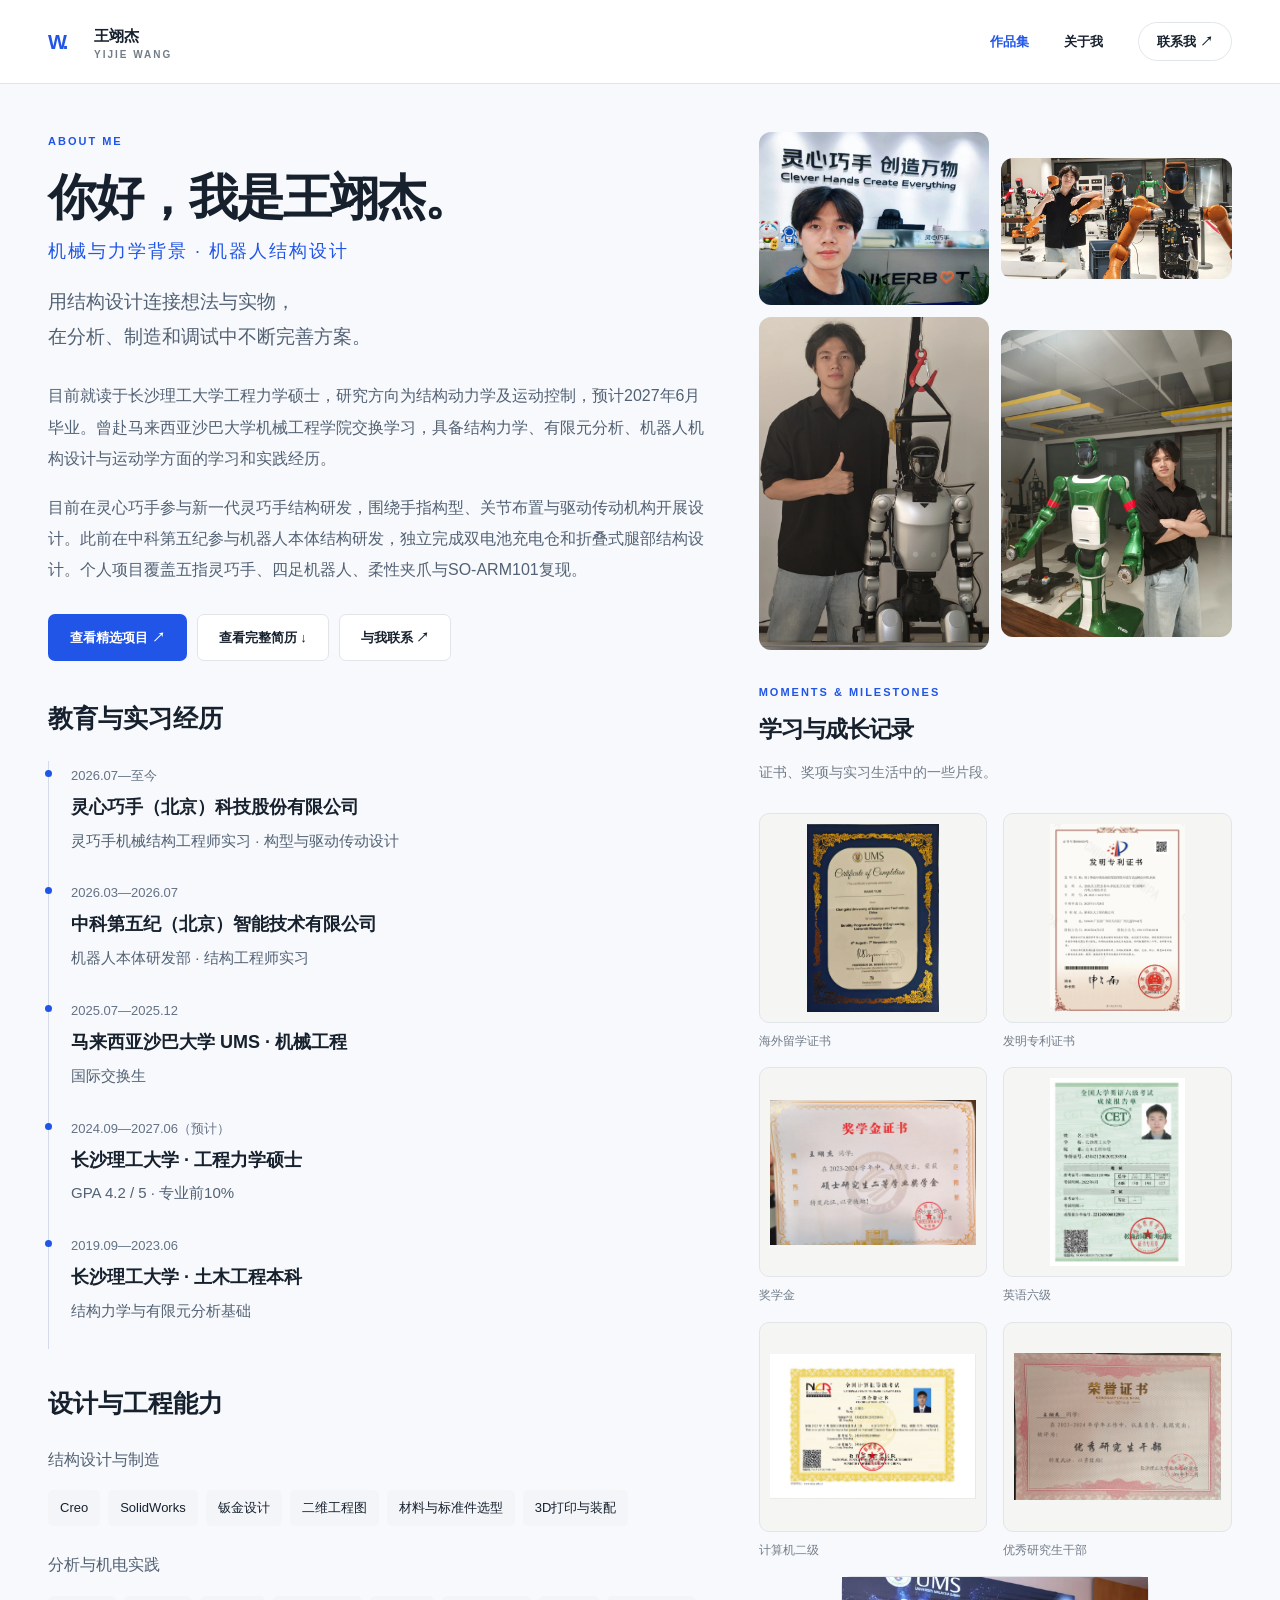
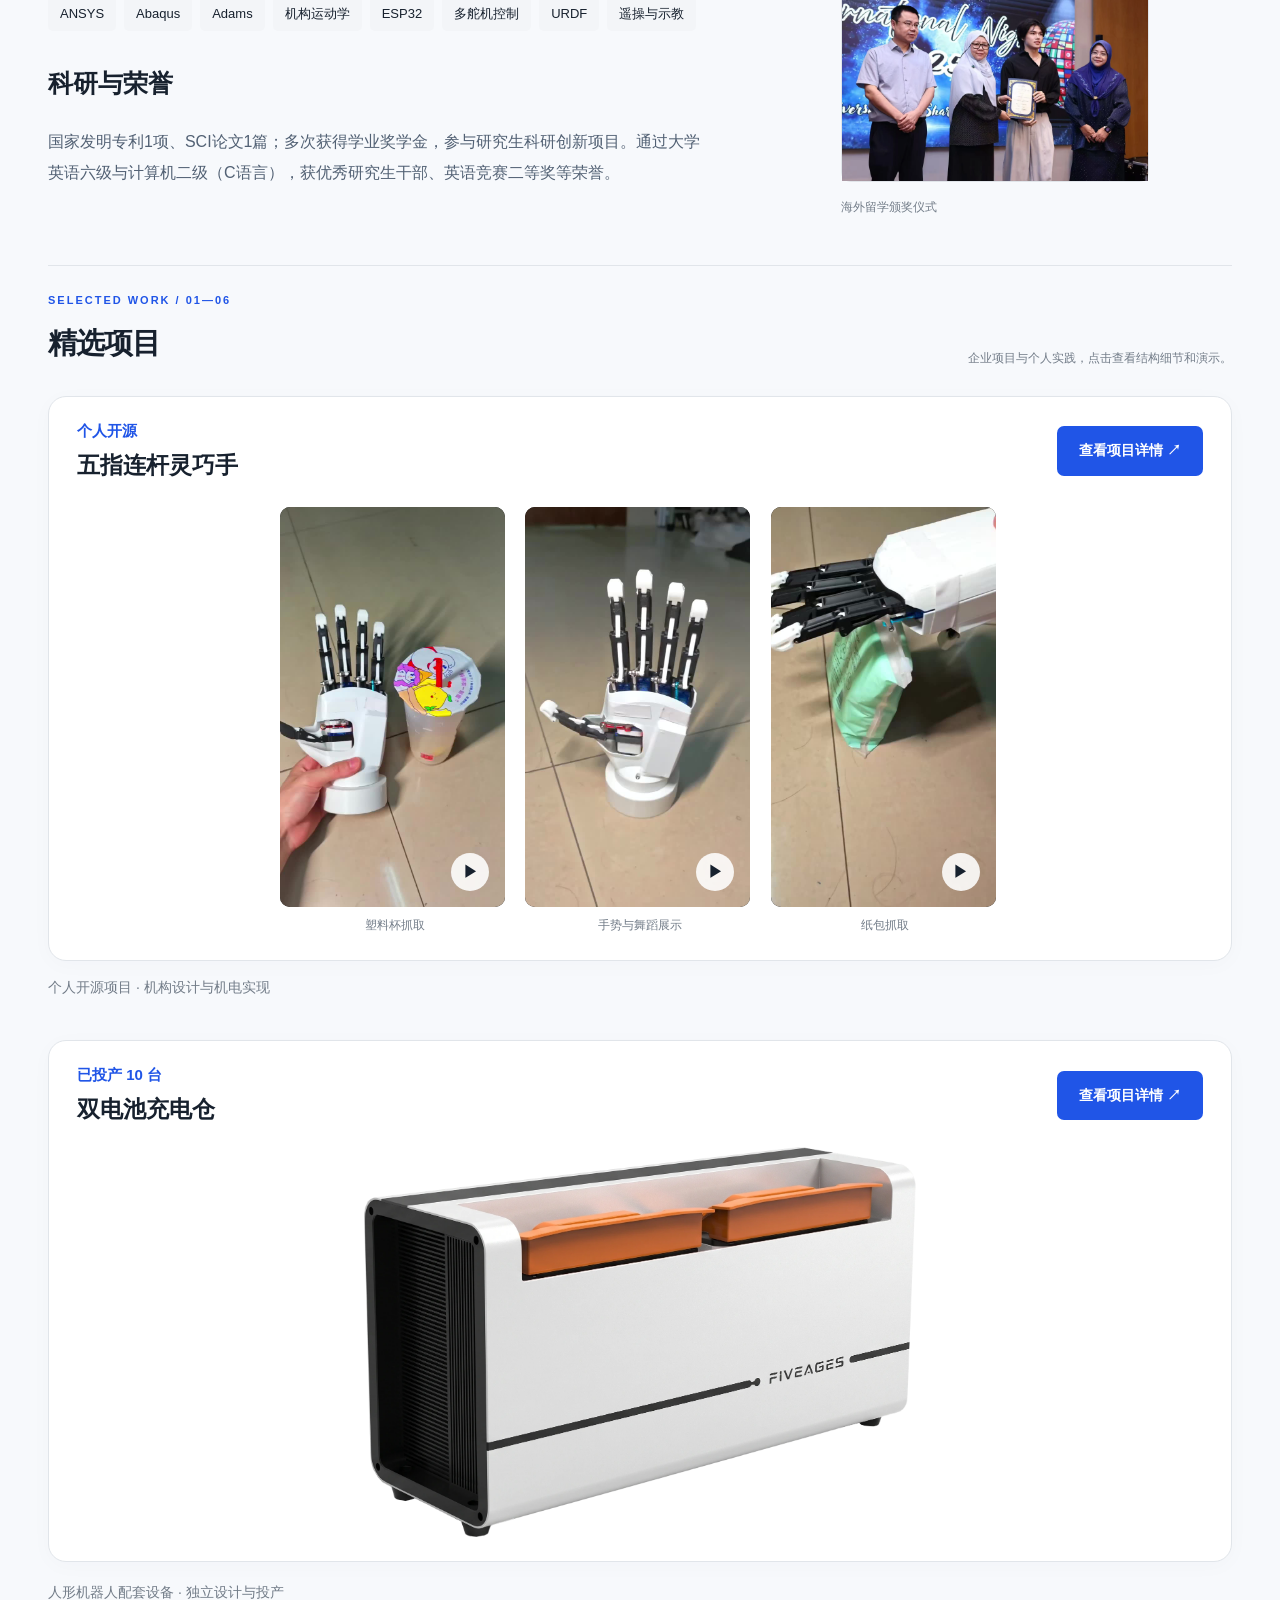
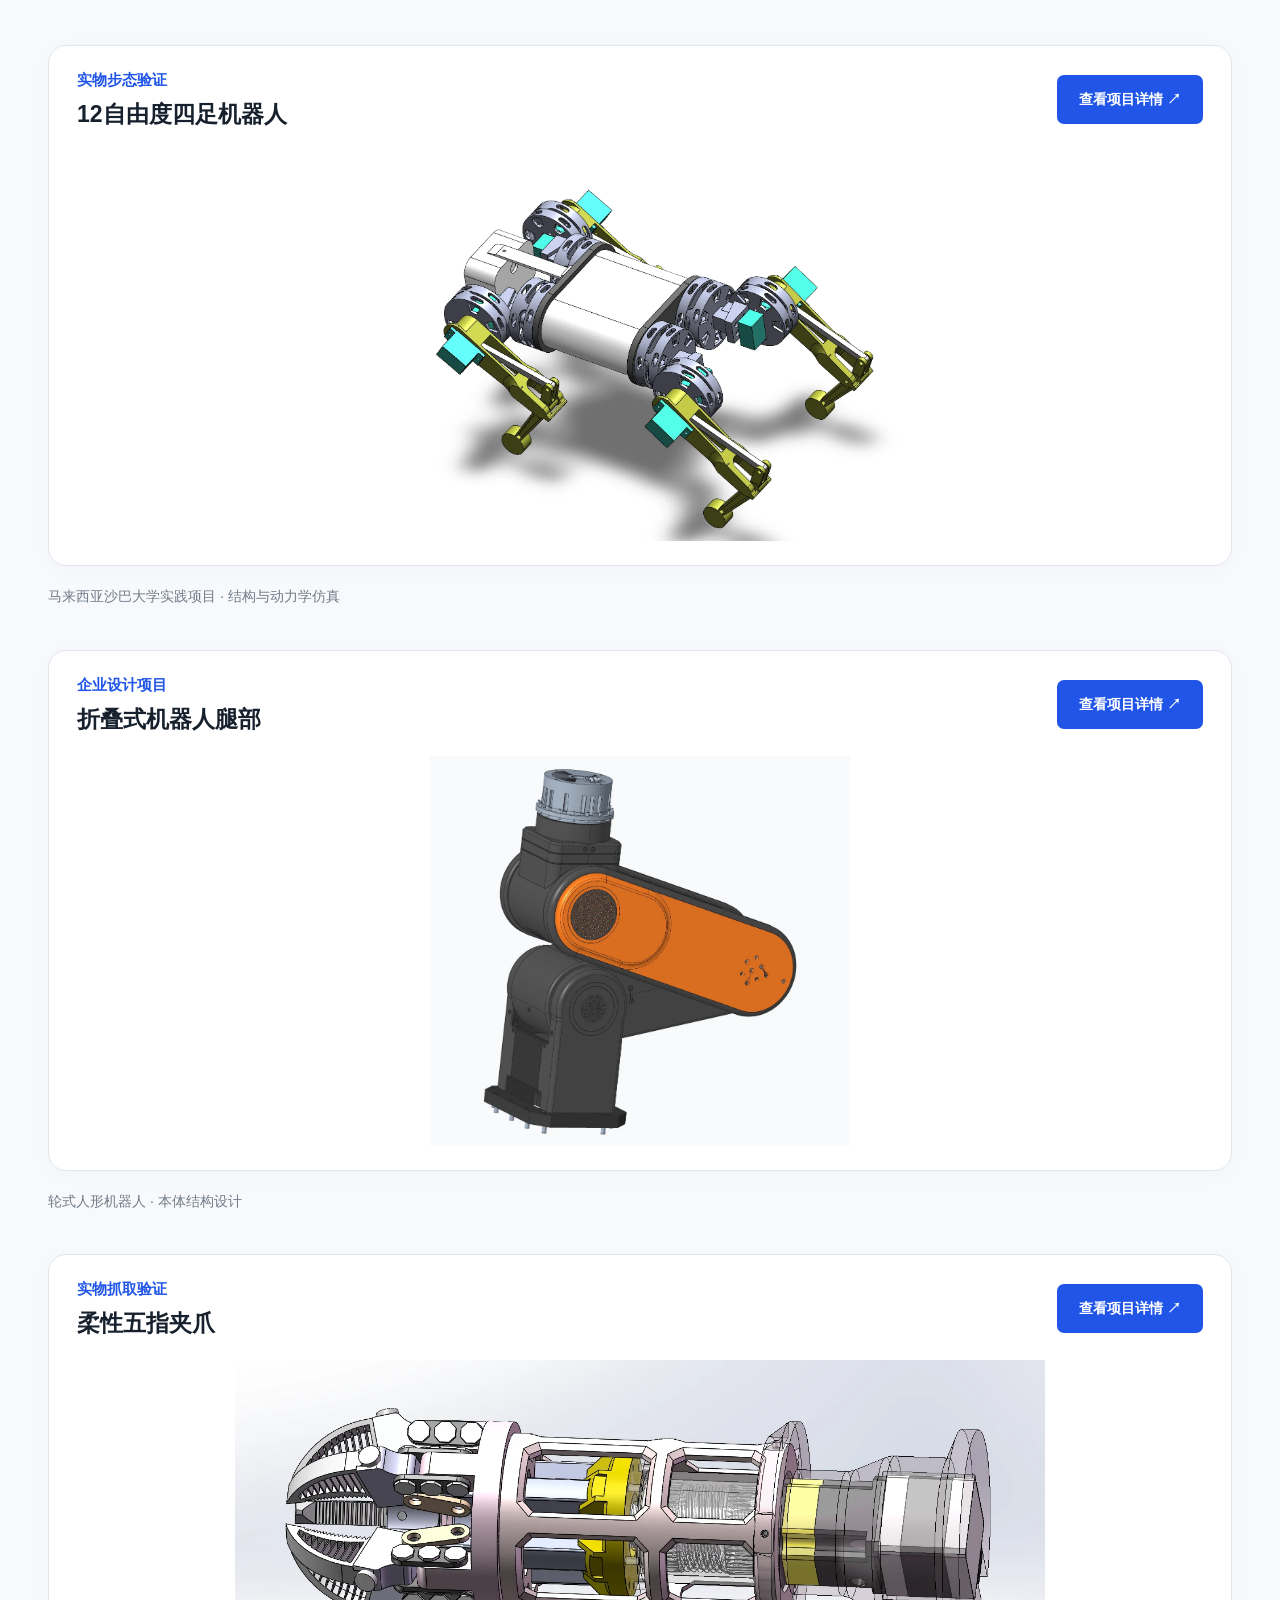
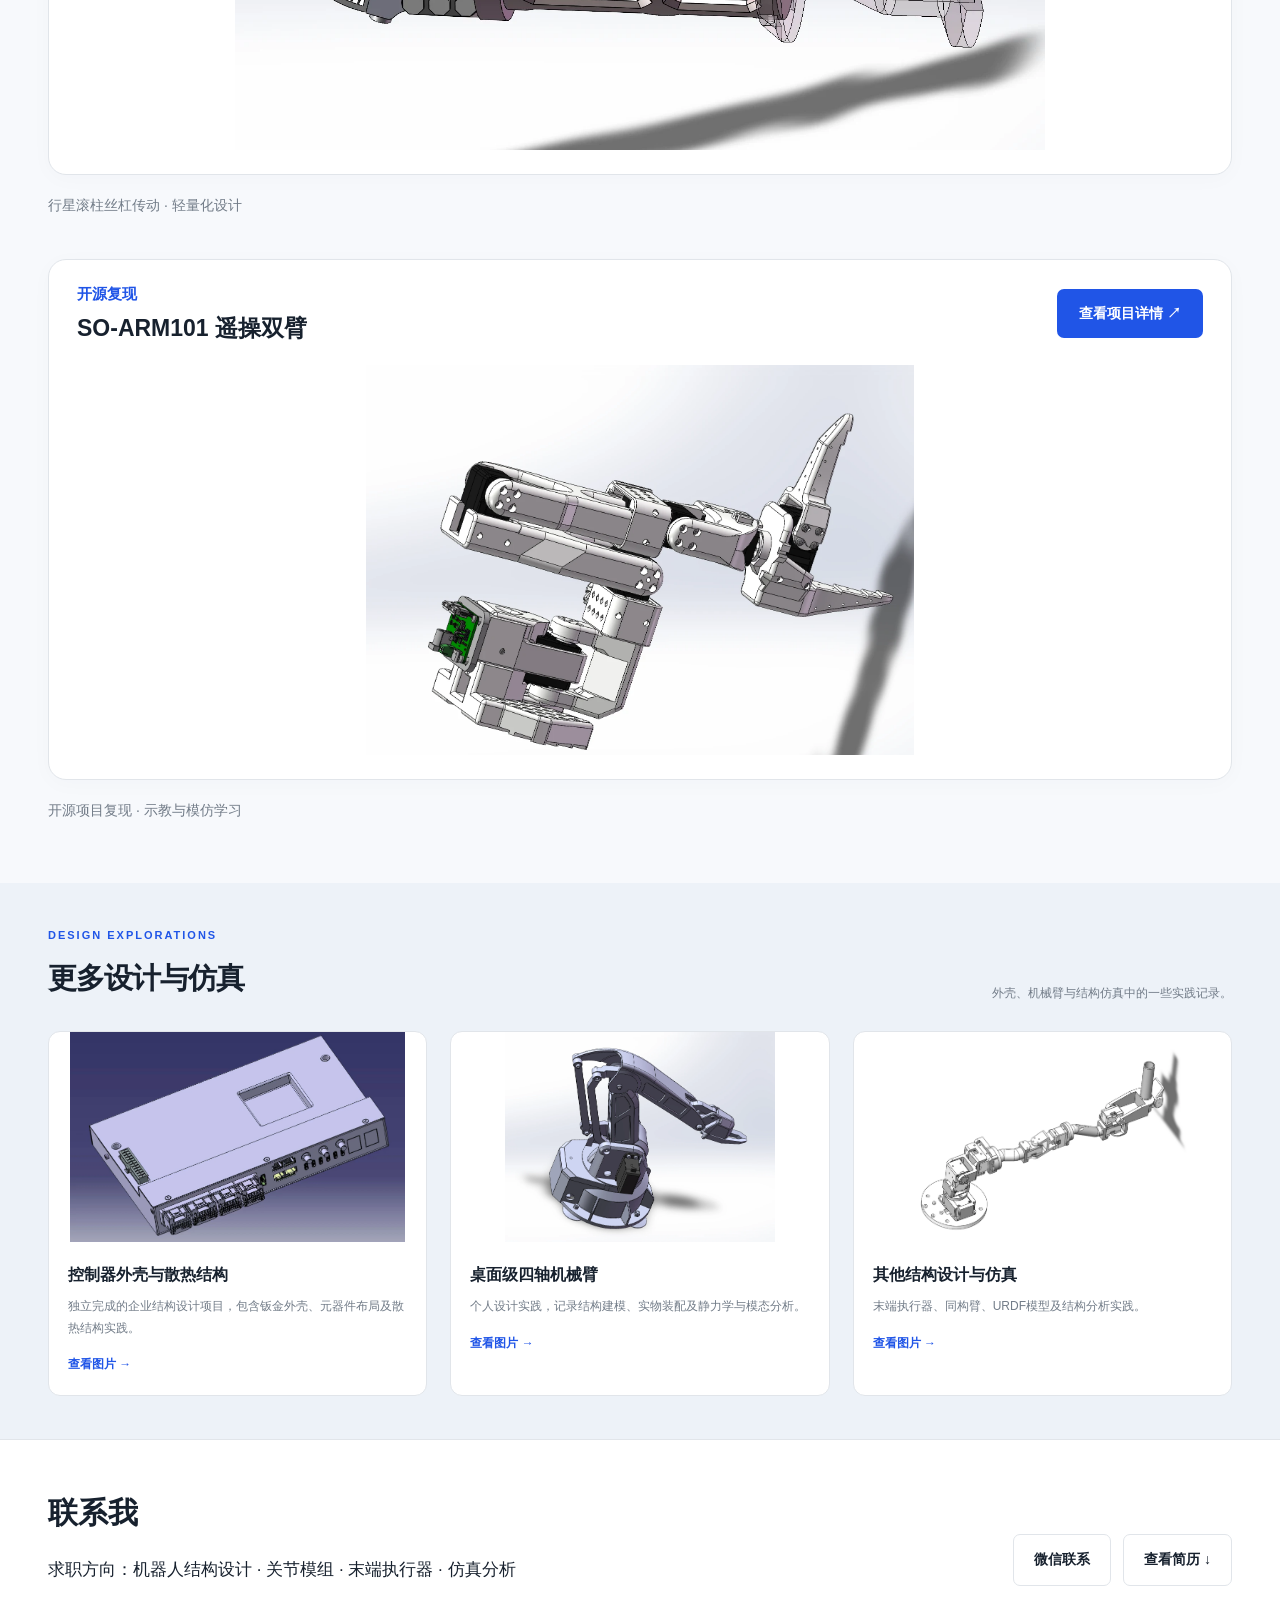
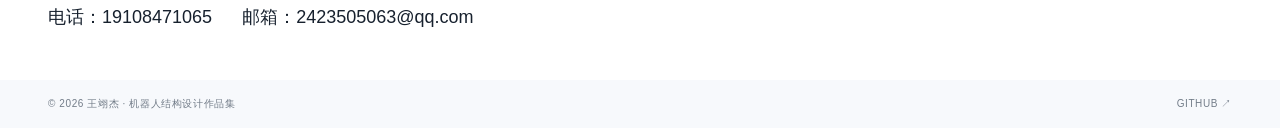
<file: index.html>
<!doctype html><html lang="zh-CN"><head><meta charset="utf-8"><meta name="viewport" content="width=device-width, initial-scale=1"><meta name="description" content="王翊杰的机器人结构设计作品集。人形机器人充电仓、折叠腿、五指灵巧手、四足机器人与机械结构仿真实践。"><meta name="theme-color" content="#1b4de4"><title>王翊杰 · 机器人结构设计作品集</title><link rel="icon" href="favicon.svg"><link rel="stylesheet" href="style.css?v=20260924-sync"><script defer src="media.js?v=20260928-charging"></script><script defer src="data.js?v=20260928-charging"></script><script defer src="app.js?v=20260924-sync"></script></head><body><a class="skip" href="#main">跳转到内容</a><header id="header"></header><main id="main"></main><footer id="footer"></footer><dialog id="lightbox" aria-label="图片预览"><button class="close-dialog" aria-label="关闭图片预览">×</button><img alt=""><p></p></dialog><dialog id="wechat" aria-label="微信联系"><button class="close-dialog" aria-label="关闭微信二维码">×</button><h2>微信联系</h2><p>扫码添加，交流机器人结构设计。</p><img src="assets/wechat.webp" alt="王翊杰的微信二维码"></dialog></body></html>
</file>
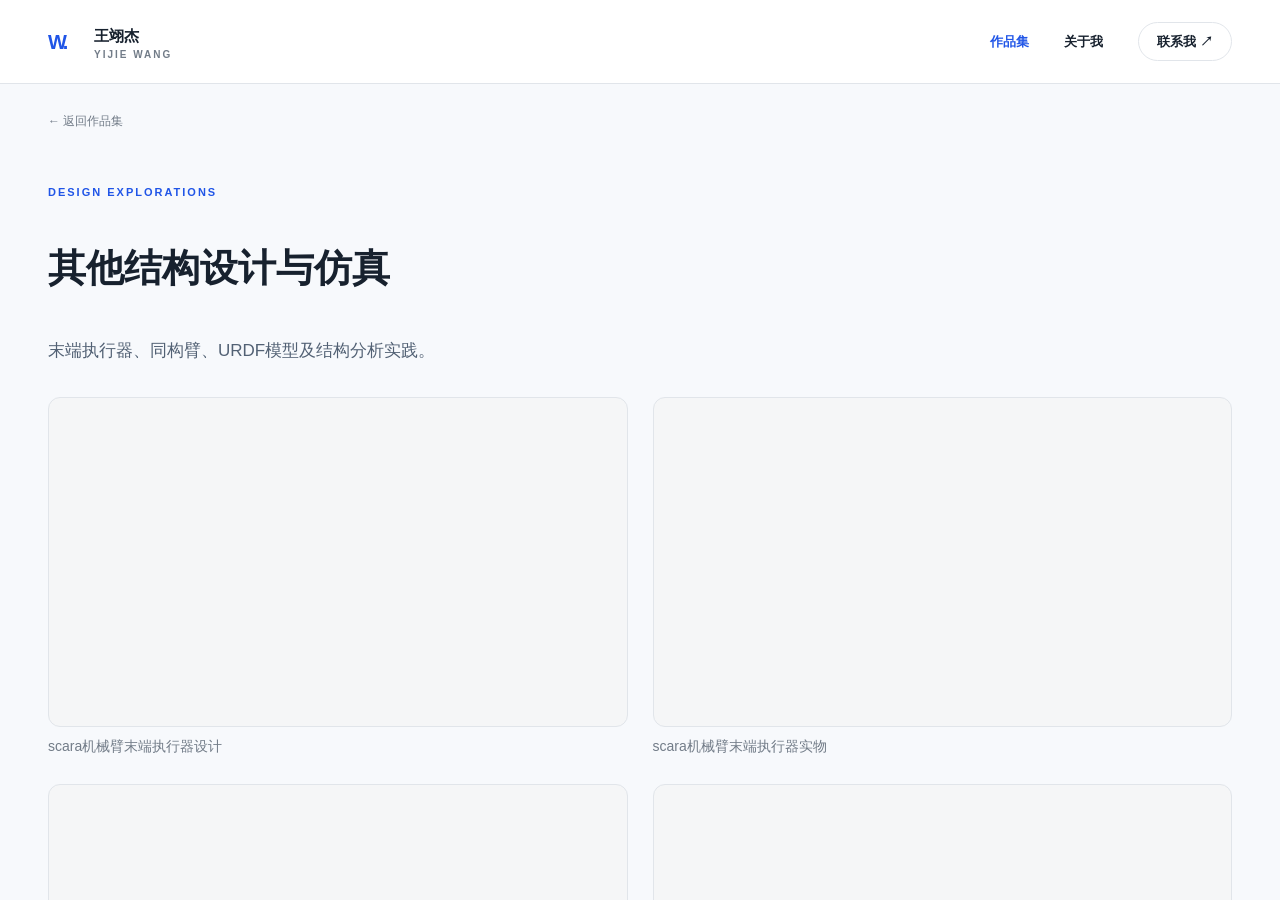
<file: more-designs.html>
<!doctype html><html lang="zh-CN"><meta charset="utf-8"><meta name="viewport" content="width=device-width,initial-scale=1"><meta http-equiv="refresh" content="0;url=project.html?extra=2"><title>作品集页面已更新</title><p>项目页面已更新，<a href="project.html?extra=2">点击查看</a>。</p></html>
</file>
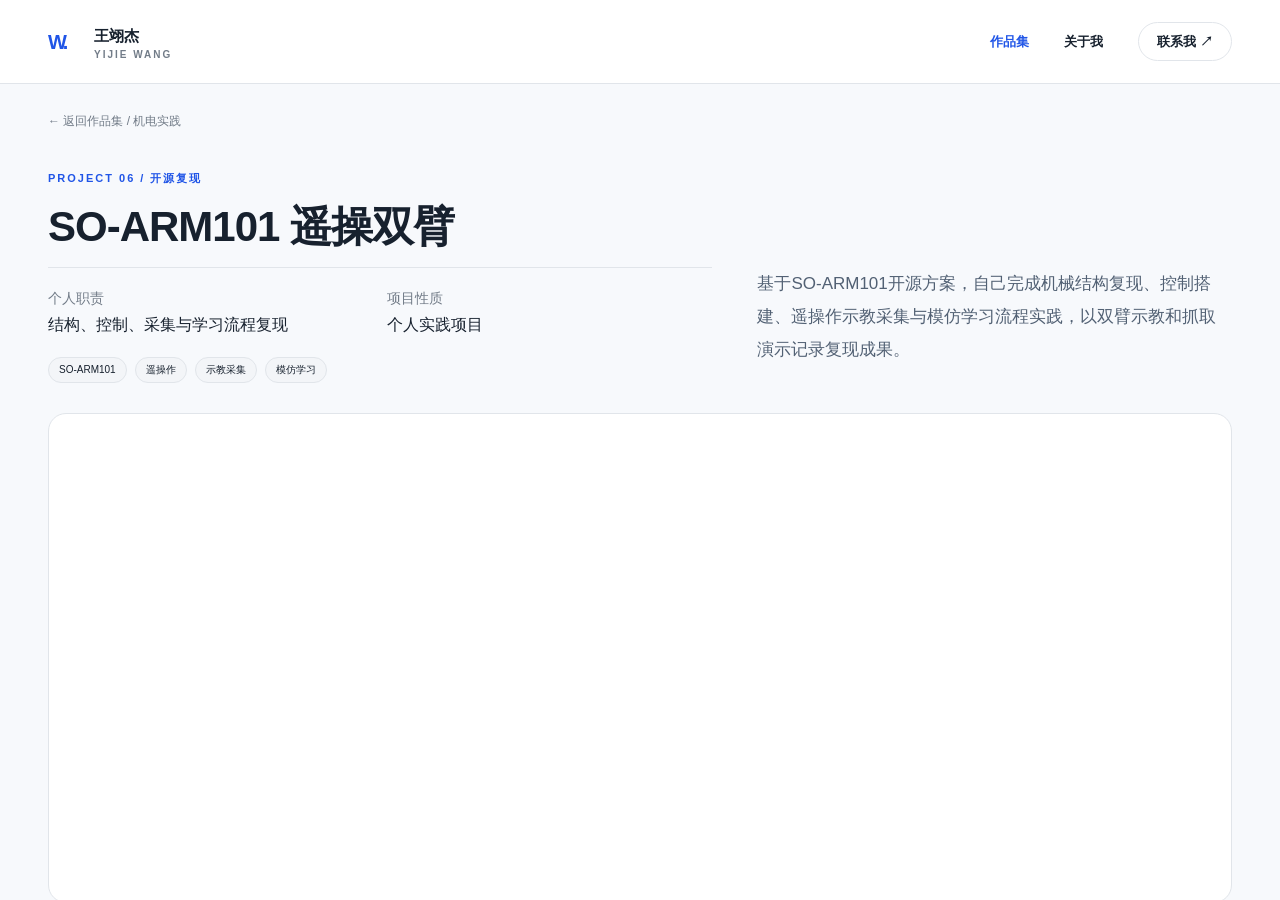
<file: project-bipedal-arm.html>
<!doctype html><html lang="zh-CN"><meta charset="utf-8"><meta name="viewport" content="width=device-width,initial-scale=1"><meta http-equiv="refresh" content="0;url=project.html?id=soarm101"><title>作品集页面已更新</title><p>项目页面已更新，<a href="project.html?id=soarm101">点击查看</a>。</p></html>
</file>
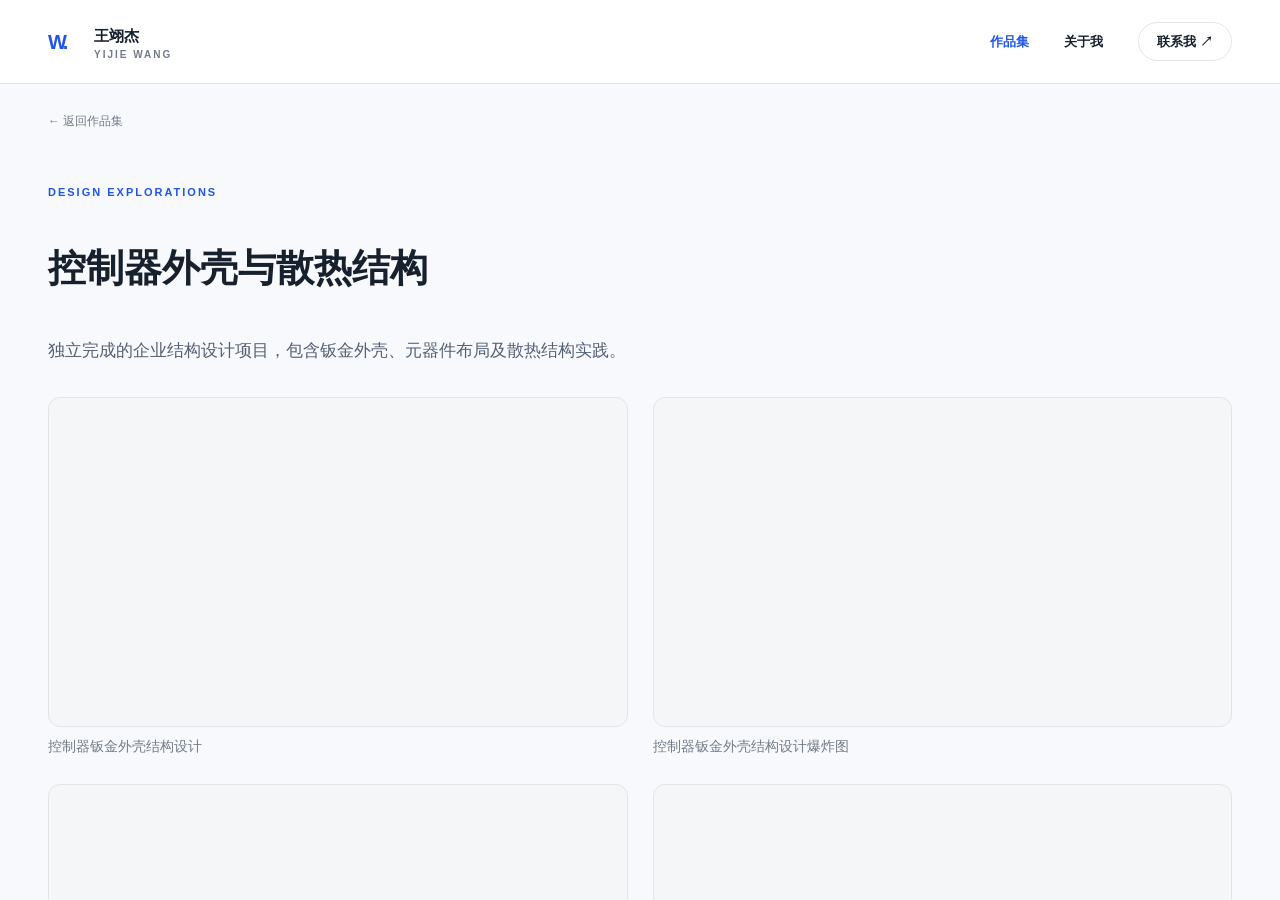
<file: project-controller-shell.html>
<!doctype html><html lang="zh-CN"><meta charset="utf-8"><meta name="viewport" content="width=device-width,initial-scale=1"><meta http-equiv="refresh" content="0;url=project.html?extra=0"><title>作品集页面已更新</title><p>项目页面已更新，<a href="project.html?extra=0">点击查看</a>。</p></html>
</file>
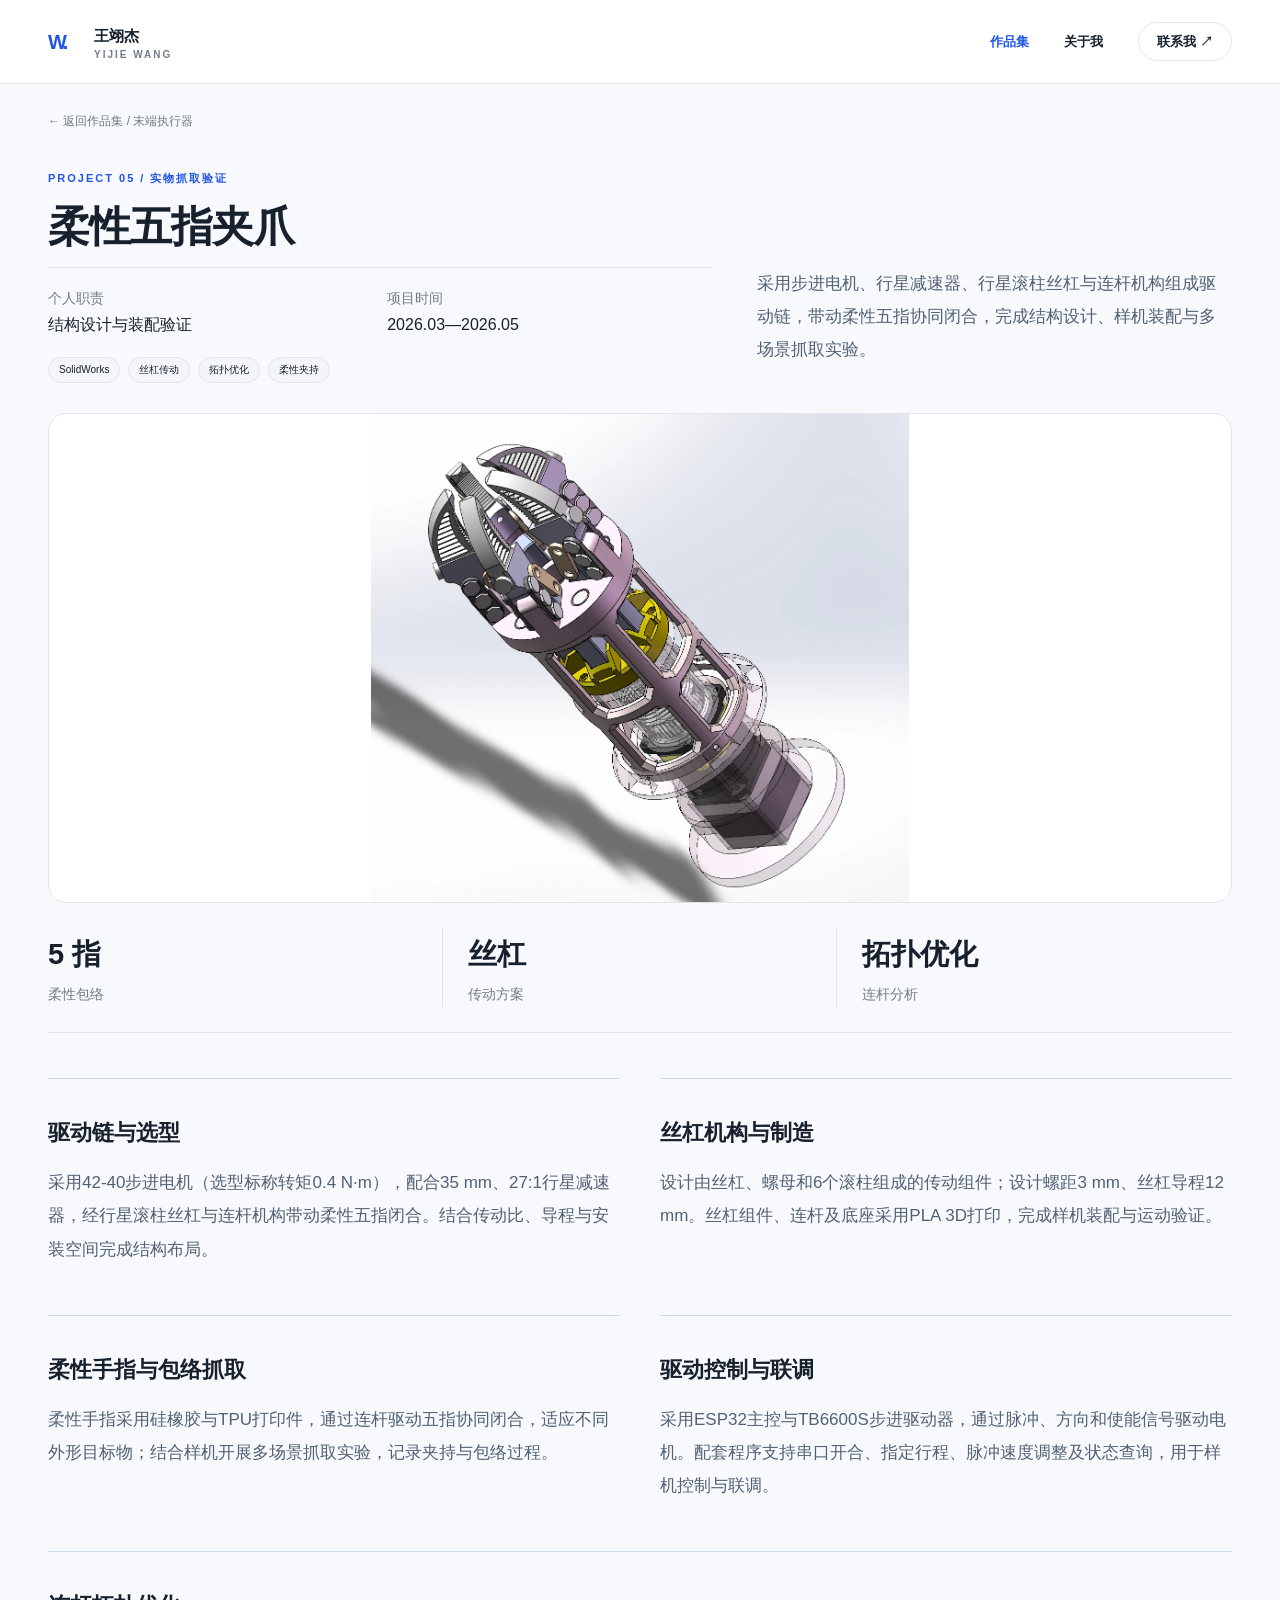
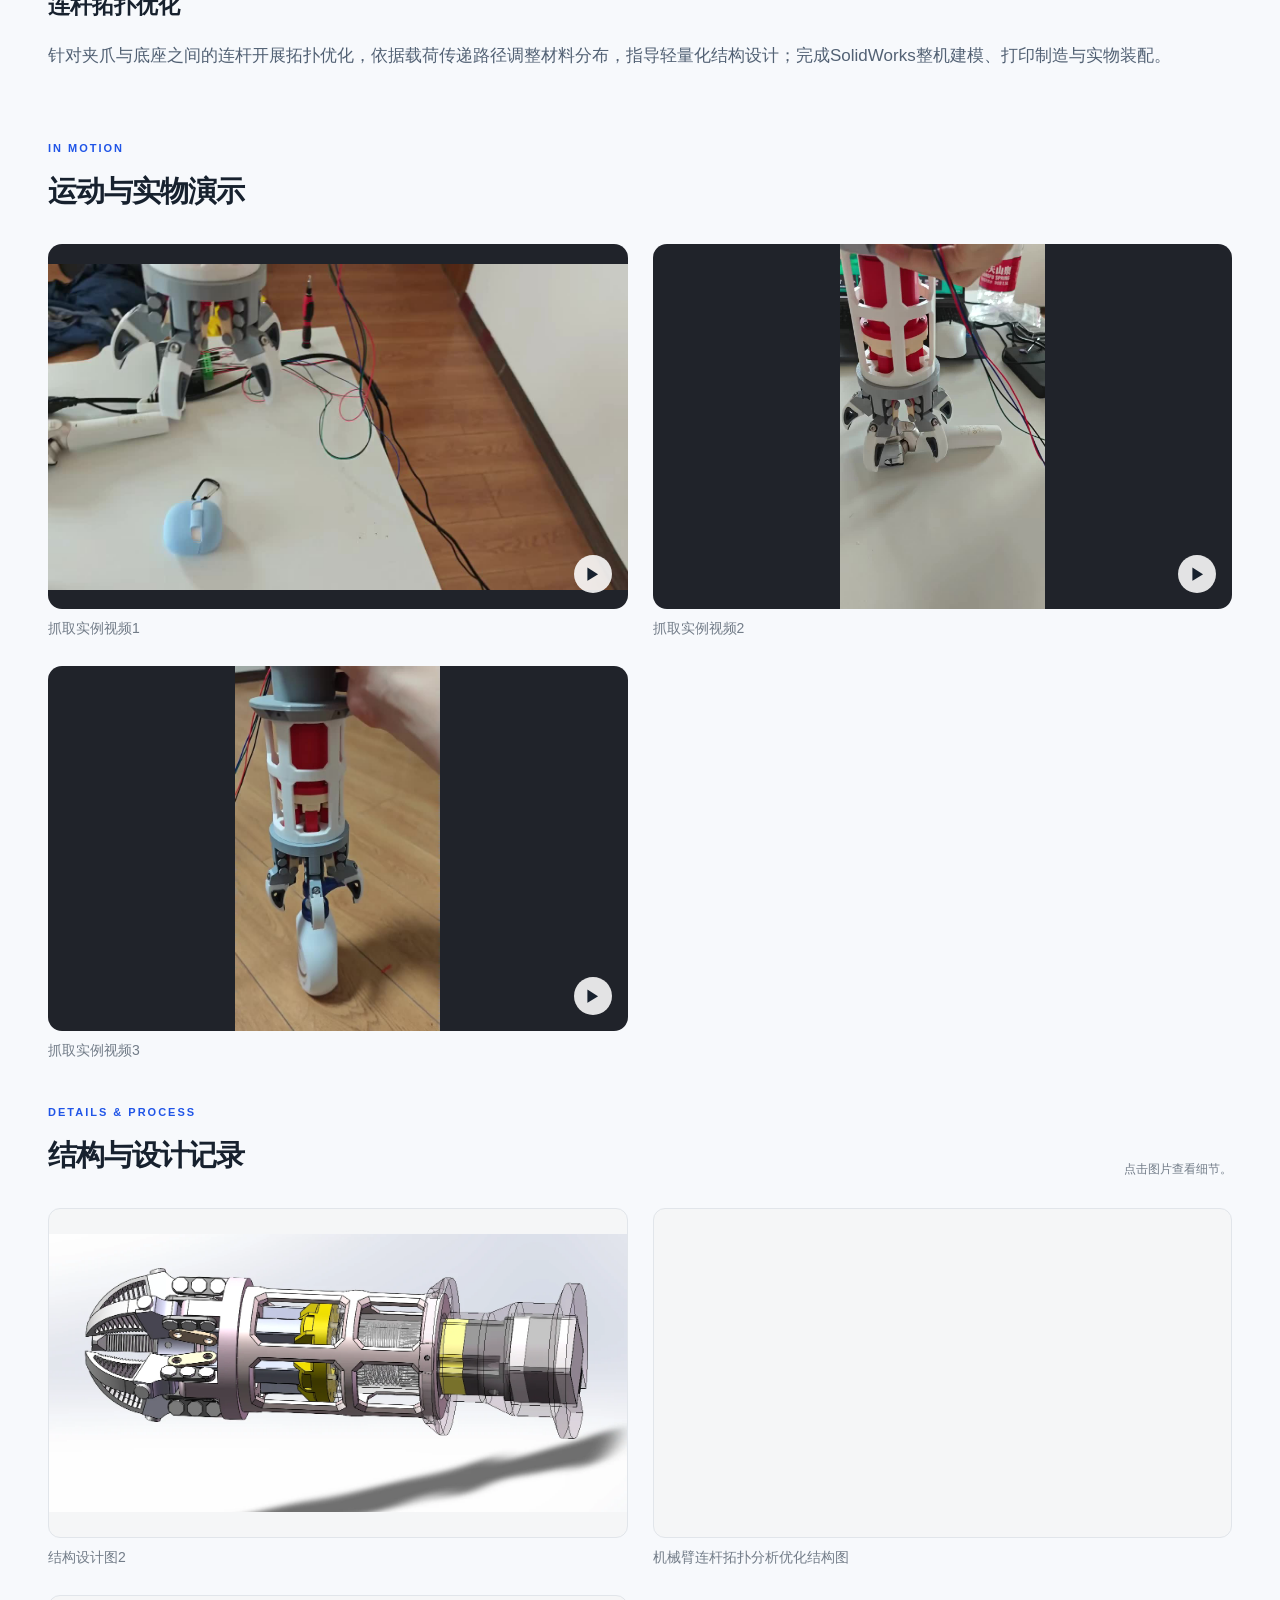
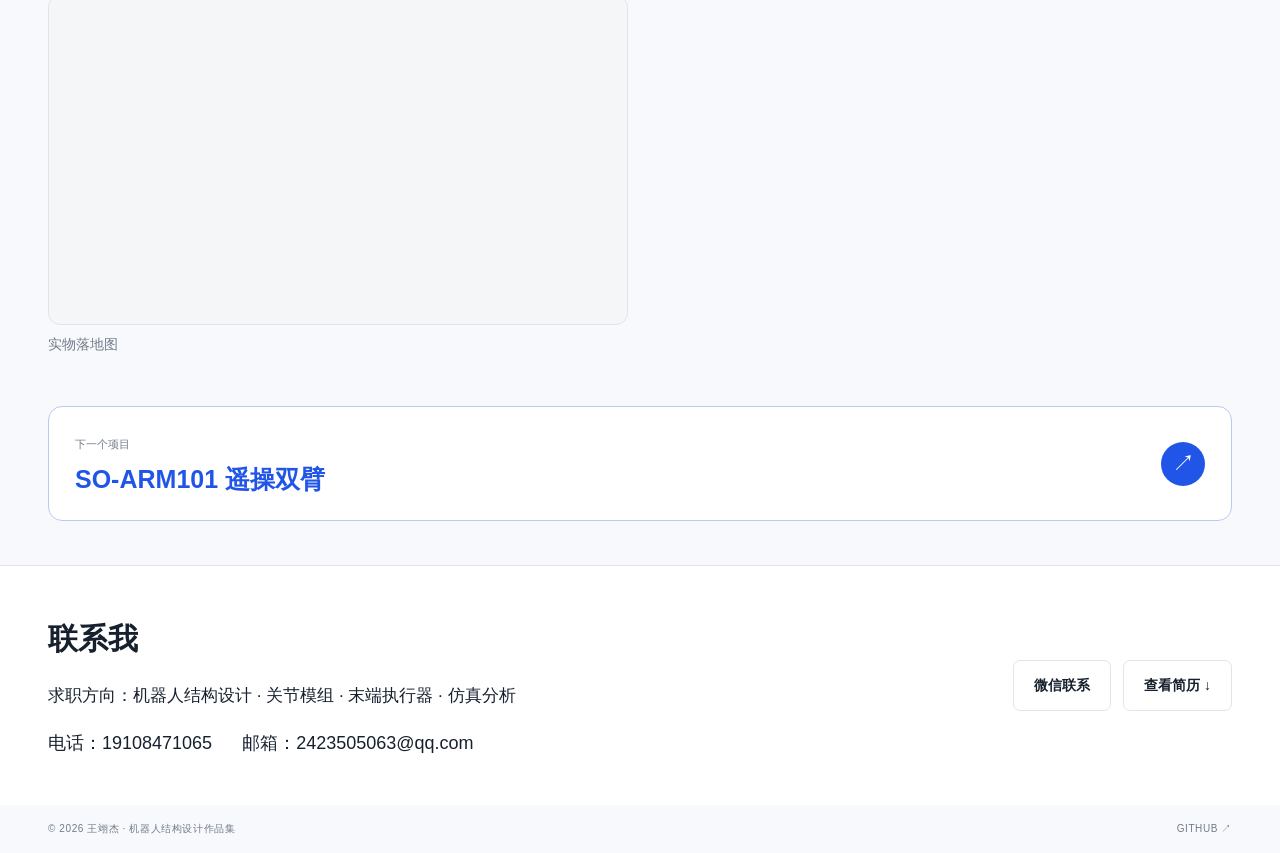
<file: project-gripper-roller.html>
<!doctype html><html lang="zh-CN"><meta charset="utf-8"><meta name="viewport" content="width=device-width,initial-scale=1"><meta http-equiv="refresh" content="0;url=project.html?id=soft-gripper"><title>作品集页面已更新</title><p>项目页面已更新，<a href="project.html?id=soft-gripper">点击查看</a>。</p></html>
</file>
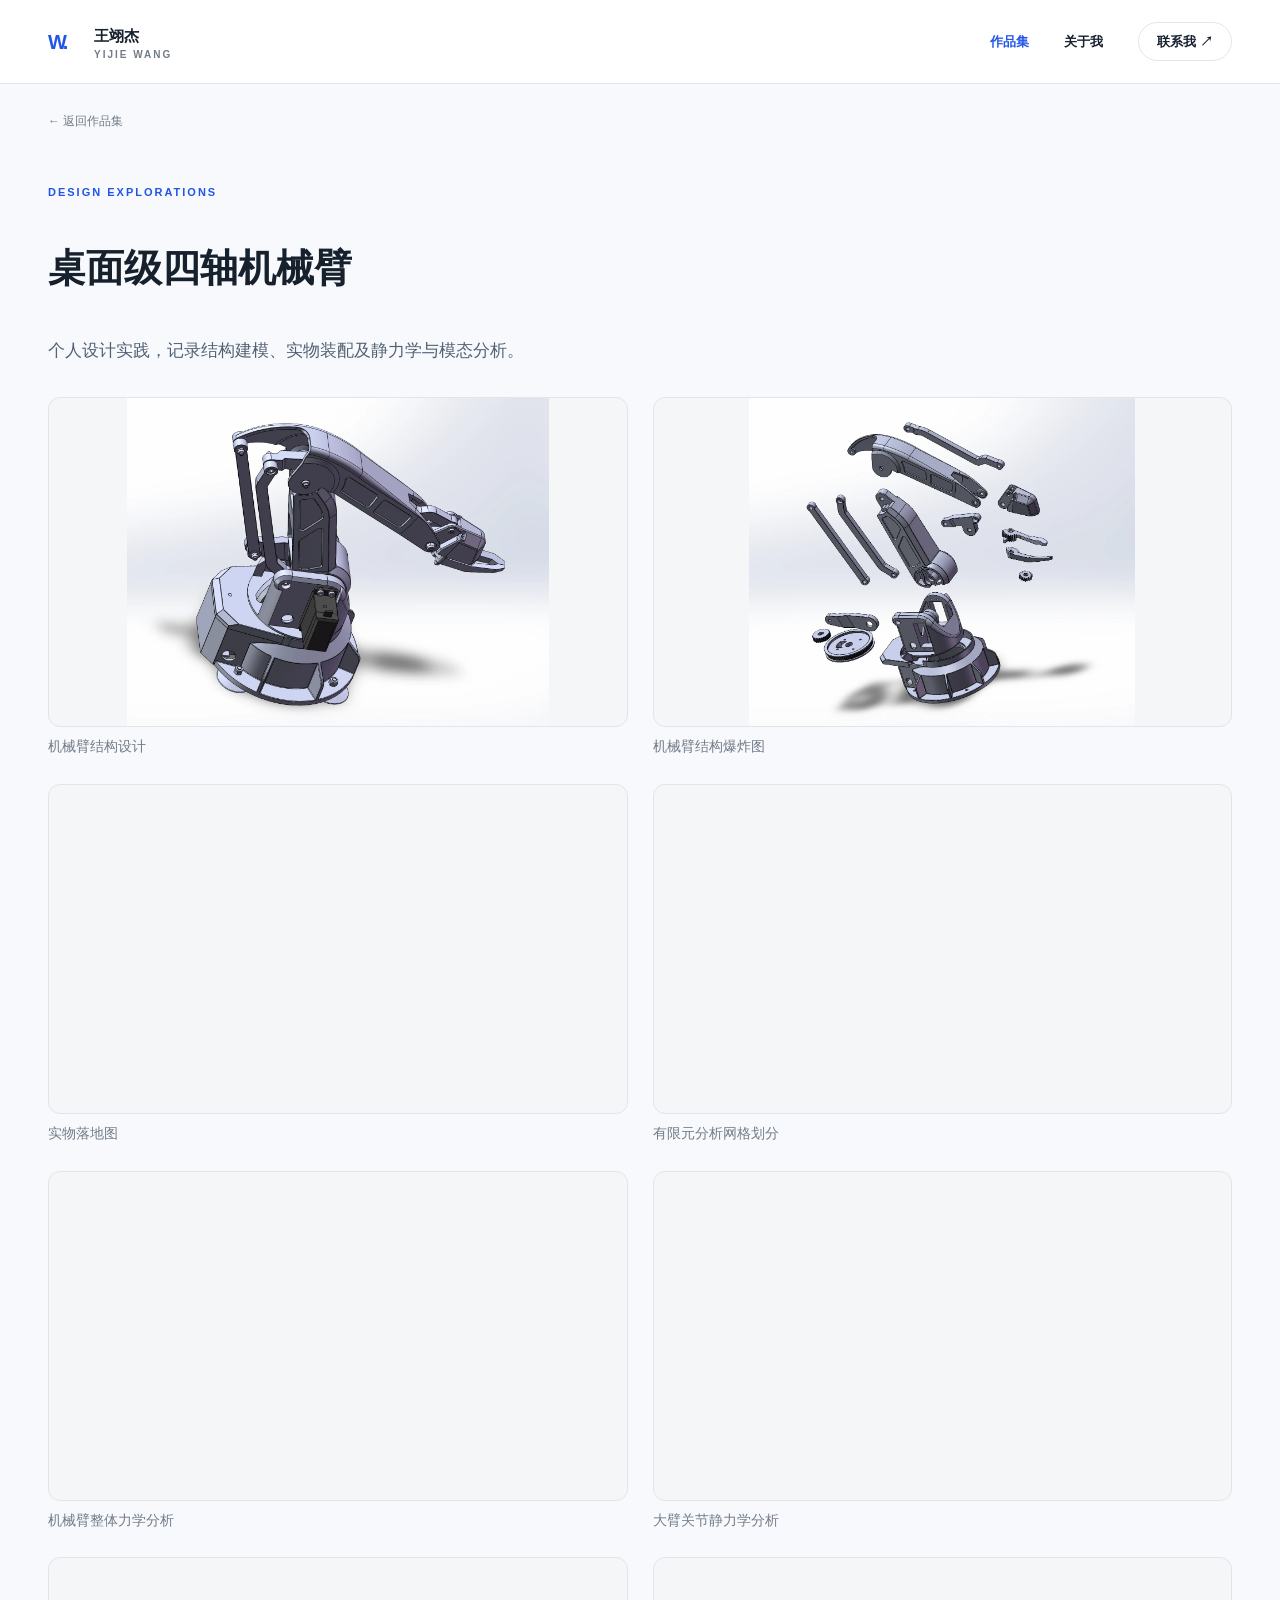
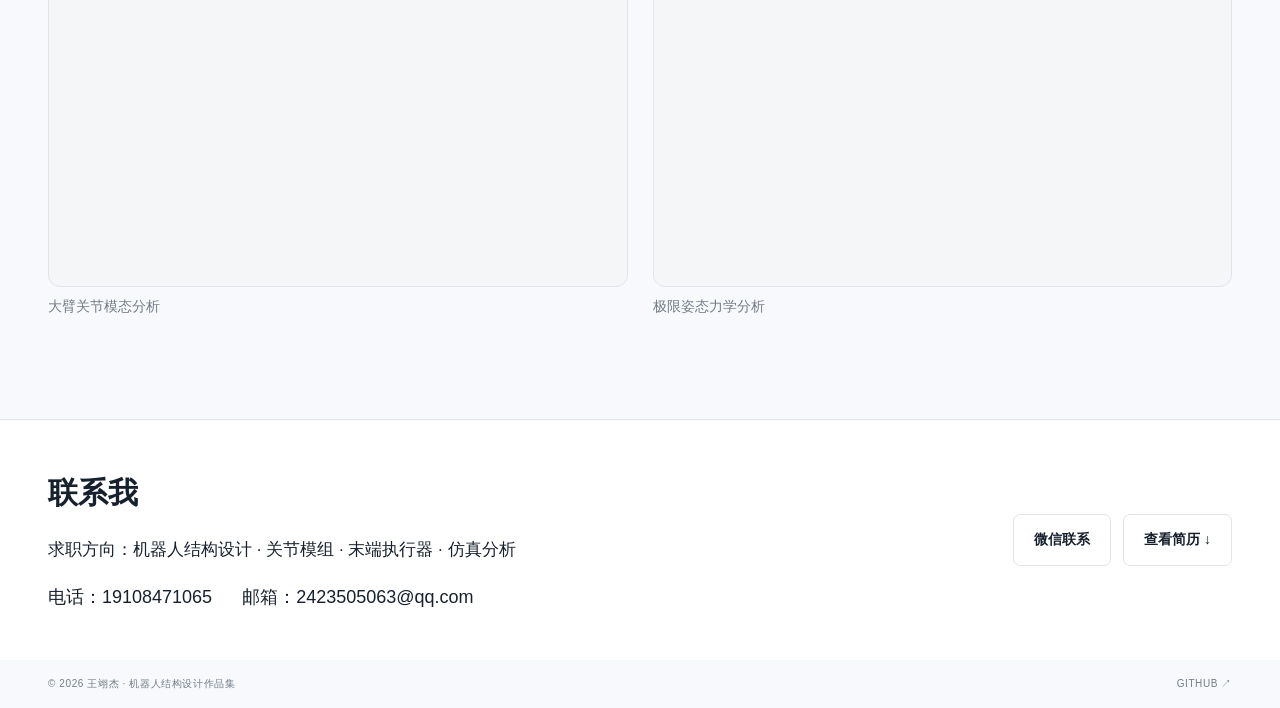
<file: project-palletizing.html>
<!doctype html><html lang="zh-CN"><meta charset="utf-8"><meta name="viewport" content="width=device-width,initial-scale=1"><meta http-equiv="refresh" content="0;url=project.html?extra=1"><title>作品集页面已更新</title><p>项目页面已更新，<a href="project.html?extra=1">点击查看</a>。</p></html>
</file>
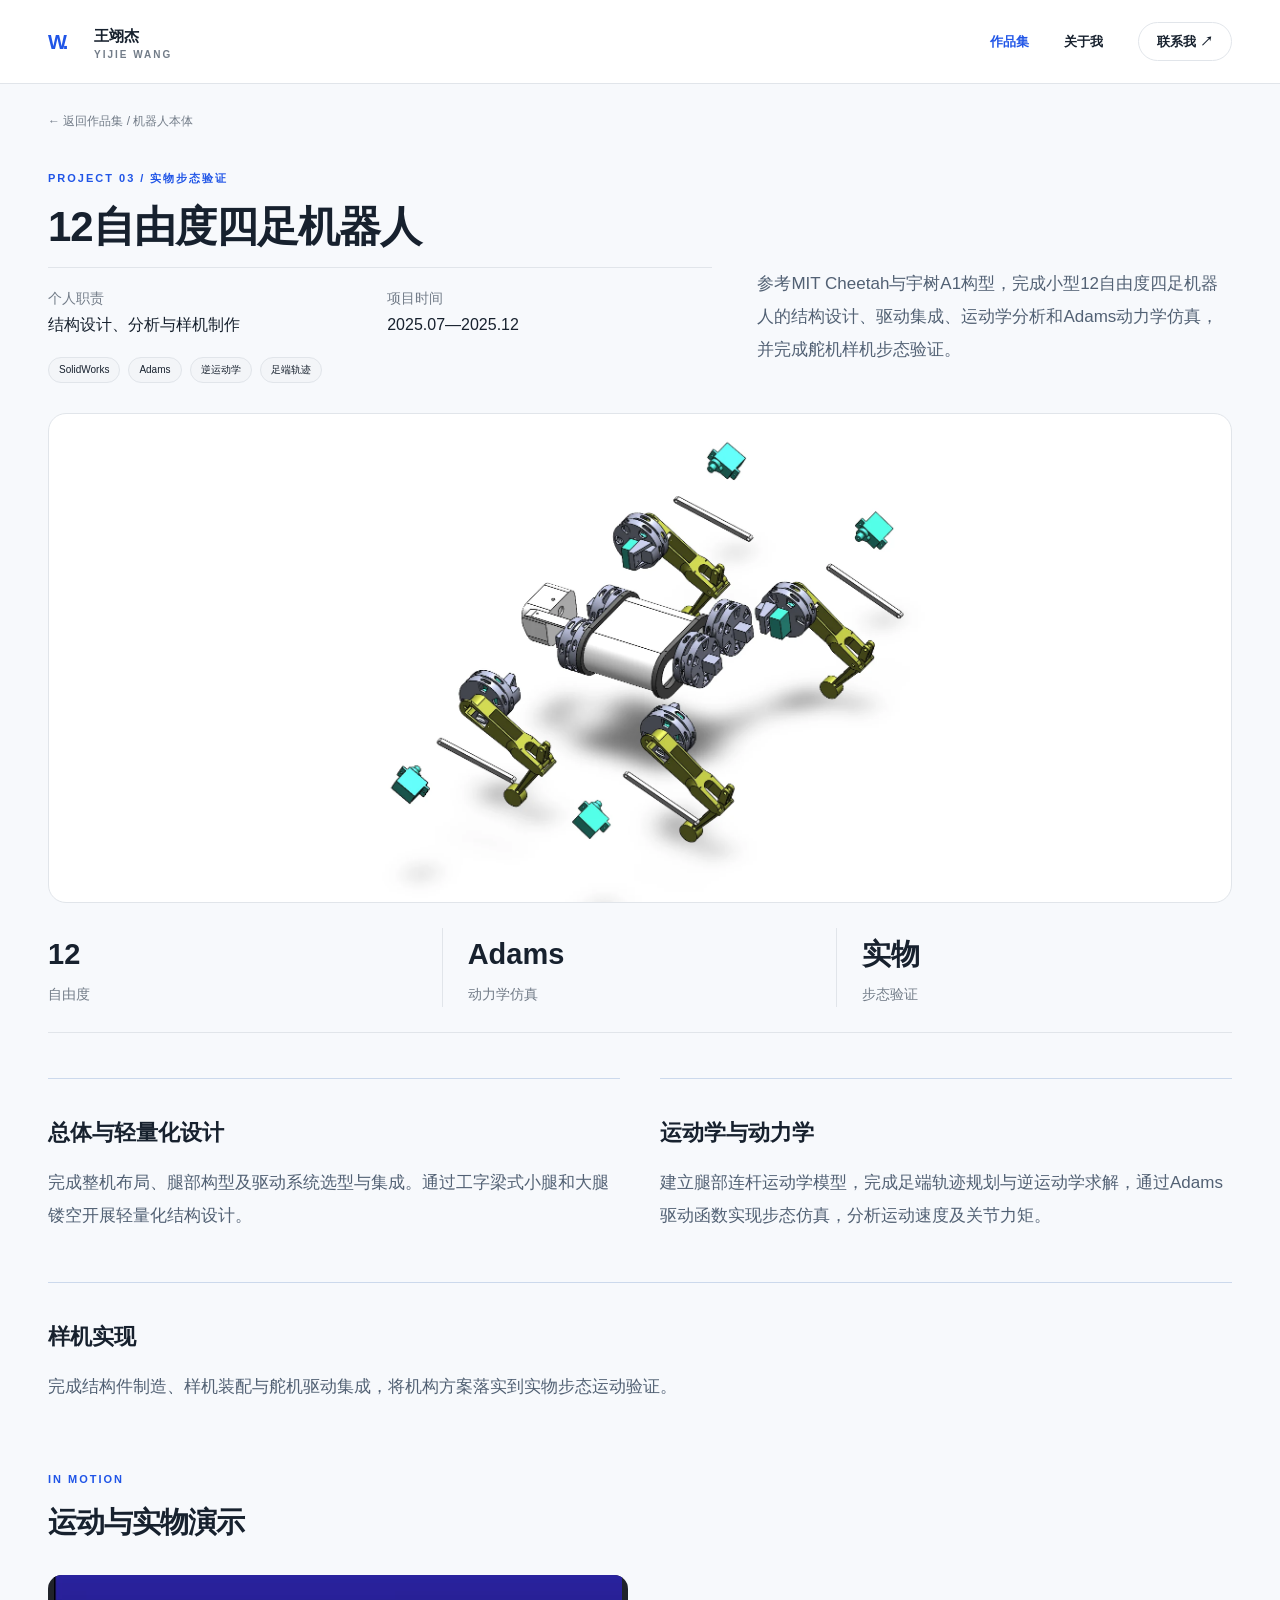
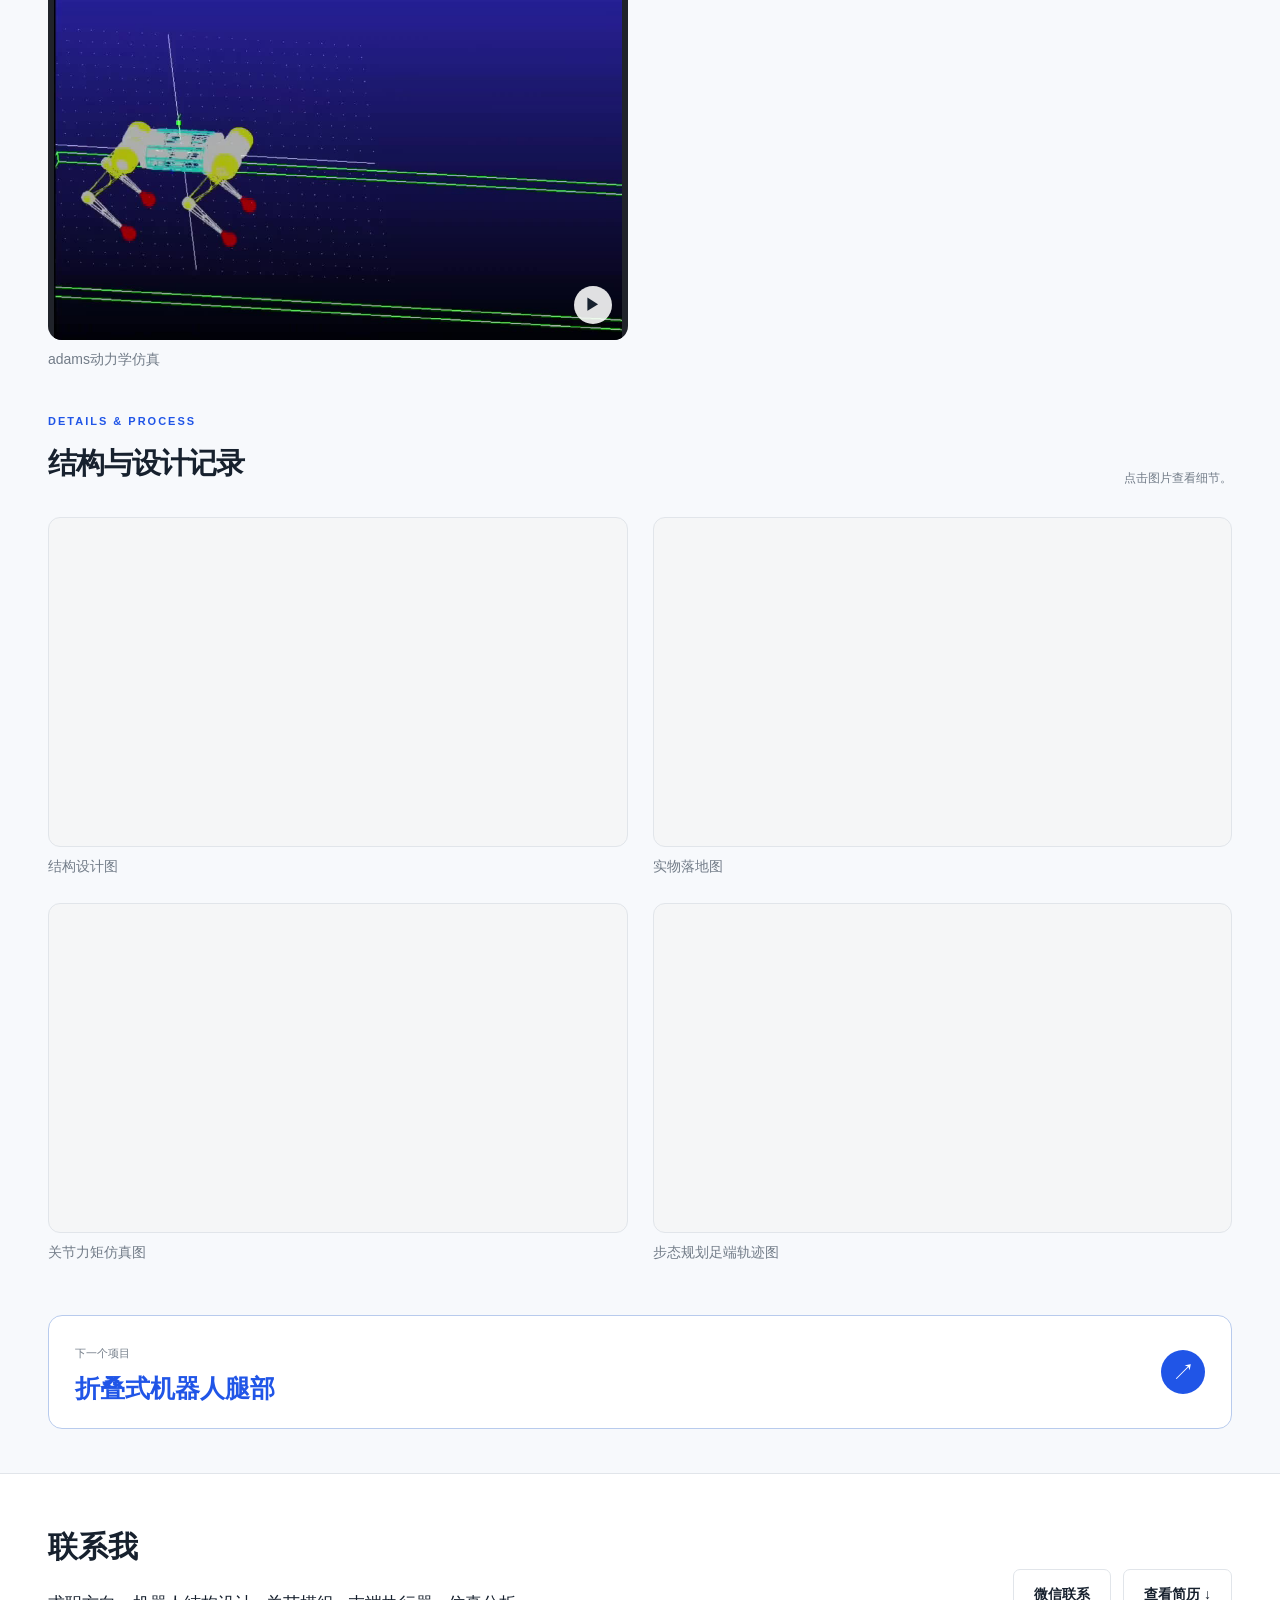
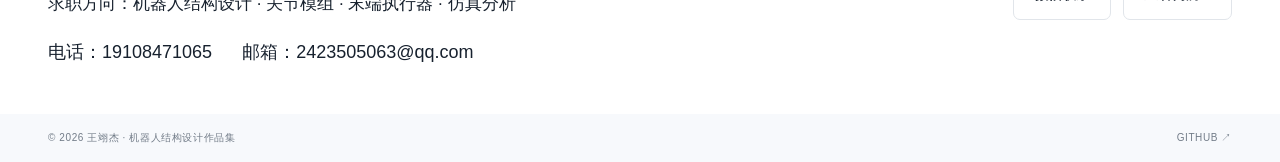
<file: project-quadruped.html>
<!doctype html><html lang="zh-CN"><meta charset="utf-8"><meta name="viewport" content="width=device-width,initial-scale=1"><meta http-equiv="refresh" content="0;url=project.html?id=quadruped"><title>作品集页面已更新</title><p>项目页面已更新，<a href="project.html?id=quadruped">点击查看</a>。</p></html>
</file>
<file: style.css>
/* Local font fallbacks keep the portfolio independent of external font services. */
:root{--ink:#17212e;--muted:#727c88;--blue:#2055e7;--light:#f3f5f8;--line:#e1e5ea;--paper:#fff;--radius:18px}*{box-sizing:border-box}html{scroll-behavior:smooth;scroll-padding-top:95px}body{margin:0;background:var(--paper);color:var(--ink);font:15px/1.8 'Manrope','Noto Sans SC','Microsoft YaHei',sans-serif}a{color:inherit;text-decoration:none}button,input{font:inherit}button{cursor:pointer}img,video{display:block;width:100%;height:100%;object-fit:cover}button:focus-visible,a:focus-visible{outline:3px solid #8caeff;outline-offset:5px}.skip{position:fixed;top:-90px;z-index:100;background:#fff;padding:10px}.skip:focus{top:0}.wrap{width:min(1240px,calc(100% - 96px));margin:auto}#header{height:84px;border-bottom:1px solid var(--line);background:#ffffffef;backdrop-filter:blur(14px);position:sticky;top:0;z-index:20}.nav{height:100%;display:flex;align-items:center;justify-content:space-between;gap:20px}.brand{display:flex;align-items:center;gap:12px;font-weight:800}.brand-mark{font-size:20px;color:var(--blue);letter-spacing:-3px;width:34px}.brand small{font-size:10px;display:block;letter-spacing:2px;line-height:1.2;color:var(--muted)}.nav-links{display:flex;align-items:center;gap:35px;font-size:13px;font-weight:600}.nav-links a:hover,.nav-links a.active{color:var(--blue)}.nav-cta{border:1px solid var(--line);padding:7px 18px;border-radius:30px}.hero{padding:67px 0 40px;display:grid;grid-template-columns:1fr 1.04fr;gap:60px;align-items:center}.eyebrow{font-size:11px;letter-spacing:2px;font-weight:700;color:var(--muted);text-transform:uppercase}.eyebrow.blue{color:var(--blue)}.availability{font-size:12px;color:#344b35;display:inline-flex;align-items:center;gap:8px;margin-bottom:25px}.dot{height:6px;width:6px;border-radius:50%;background:#59a66a;box-shadow:0 0 0 4px #eef6ee}.hero h1{font-size:clamp(42px,4.2vw,65px);letter-spacing:-2.5px;line-height:1.25;margin:0 0 23px;font-weight:800}.hero h1 span{color:var(--blue)}.hero-intro{max-width:425px;color:#68717b;font-size:14px;line-height:2}.hero-name{font-size:16px;font-weight:700;margin:0 0 14px}.hero-name span{font-size:11px;font-weight:500;letter-spacing:1.5px;margin-left:12px;color:var(--muted)}.buttons{display:flex;flex-wrap:wrap;gap:12px;margin-top:28px}.button{display:inline-flex;align-items:center;justify-content:center;gap:25px;padding:11px 21px;background:var(--blue);color:white;border-radius:7px;font-size:13px;font-weight:600;border:1px solid transparent}.button:hover{background:#1640b8;transform:translateY(-1px)}.button.secondary{background:white;color:var(--ink);border-color:var(--line)}.arrow{font-size:19px;line-height:1}.hero-media{position:relative;border-radius:24px;overflow:hidden;background:#e6e6e4;height:530px}.hero-media video{object-fit:contain;background:#252627}.hero-caption{position:absolute;bottom:0;left:0;right:0;color:white;padding:55px 23px 20px;background:linear-gradient(transparent,#000b);pointer-events:none}.hero-caption strong{display:block;font-size:17px}.hero-caption span{font-size:11px;opacity:.7;letter-spacing:1px}.video-frame{position:relative;background:#e8eaed;overflow:hidden}.video-frame .play-toggle{position:absolute;bottom:16px;right:16px;width:38px;height:38px;background:#ffffffdf;border:0;border-radius:50%;color:#17212e;font-weight:bold;z-index:2}.hero-media .play-toggle{bottom:23px}.video-label{position:absolute;left:18px;top:18px;background:#ffffffdf;font-size:10px;padding:5px 11px;border-radius:30px;letter-spacing:1px;font-weight:700}.fact-strip{display:grid;grid-template-columns:1.3fr 1fr 1fr 1fr;border-top:1px solid var(--line);border-bottom:1px solid var(--line);padding:22px 0;margin:5px 0 70px}.fact{padding:0 24px;border-left:1px solid var(--line)}.fact:first-child{padding-left:0;border:0}.fact b{display:block;font-size:19px;letter-spacing:-.5px}.fact span{font-size:11px;color:var(--muted)}.section-top{display:flex;justify-content:space-between;align-items:end;margin-bottom:27px;gap:20px}.section-top h2{font-size:31px;margin:6px 0 0;letter-spacing:-1px}.section-top p{font-size:12px;color:var(--muted);max-width:380px;margin:0}.project-grid{display:grid;grid-template-columns:1fr 1fr;gap:37px 28px}.project-card{display:block}.card-visual{position:relative;border:1px solid var(--line);border-radius:var(--radius);height:325px;background:#f4f5f7;overflow:hidden}.card-visual img{object-fit:contain;transition:transform .5s}.project-card:hover .card-visual img{transform:scale(1.045)}.card-tag{position:absolute;top:17px;left:17px;background:#ffffffeb;border:1px solid #e3e7ea;padding:4px 11px;border-radius:20px;font-size:10px}.card-arrow{position:absolute;bottom:15px;right:15px;width:36px;height:36px;background:#fff;border-radius:50%;display:grid;place-items:center;transition:.2s}.project-card:hover .card-arrow{background:var(--blue);color:white;transform:rotate(-45deg)}.card-info{padding:18px 2px 0;display:flex;justify-content:space-between;gap:15px}.card-info h3{font-size:20px;margin:0 0 4px;letter-spacing:-.5px}.card-info p{font-size:12px;color:var(--muted);margin:0}.card-no{color:#aab1bc;font-size:12px;padding-top:4px}.project-section{padding-bottom:80px}.more-section{background:var(--light);padding:65px 0}.extra-grid{display:grid;grid-template-columns:repeat(3,1fr);gap:23px}.extra-card{background:#fff;border:1px solid var(--line);border-radius:12px;overflow:hidden;display:block}.extra-card img{height:210px;object-fit:contain}.extra-info{padding:19px}.extra-info h3{margin:0 0 6px;font-size:16px}.extra-info p{font-size:12px;color:var(--muted);margin:0}.text-link{font-size:12px;color:var(--blue);font-weight:700;display:inline-block;margin-top:15px}.about-teaser{display:grid;grid-template-columns:1fr 1fr;gap:60px;padding:85px 0;align-items:center}.about-teaser img{border-radius:16px;aspect-ratio:1.35;object-fit:cover}.about-teaser h2{font-size:32px;margin:10px 0 20px;line-height:1.5}.about-teaser p{font-size:14px;color:var(--muted)}.contact{background:#17283e;color:#fff;padding:60px 0}.contact-row{display:flex;justify-content:space-between;gap:30px;align-items:center}.contact h2{font-size:32px;margin:8px 0 12px}.contact p{color:#aab7c8;font-size:13px}.contact .eyebrow{color:#96a9c3}.contact-actions{display:flex;flex-wrap:wrap;gap:10px;max-width:410px}.contact .button{background:white;color:#17283e}.contact .button.secondary{background:transparent;color:white;border-color:#506078}.contact address{font-style:normal;font-size:13px;margin-top:15px;color:#c7d1de}.footer-bottom{display:flex;justify-content:space-between;gap:15px;padding:23px 0;font-size:10px;color:var(--muted);letter-spacing:.6px}.subnav{padding:27px 0 0;font-size:12px;color:var(--muted)}.subnav a:hover{color:var(--blue)}.project-heading{padding:36px 0 30px;display:grid;grid-template-columns:1.4fr 1fr;gap:45px;align-items:end}.project-heading h1{font-size:42px;line-height:1.3;letter-spacing:-1px;margin:12px 0}.project-heading p{font-size:14px;color:var(--muted);line-height:2}.project-meta{border-top:1px solid var(--line);display:grid;grid-template-columns:1fr 1fr;gap:14px;padding-top:18px;font-size:12px}.project-meta span{display:block;color:var(--muted);font-size:10px}.tags{display:flex;flex-wrap:wrap;gap:8px;margin-top:17px}.tags span{background:var(--light);border:1px solid var(--line);padding:3px 10px;font-size:10px;border-radius:20px}.detail-hero{height:490px;border:1px solid var(--line);background:#f3f4f6;border-radius:18px;overflow:hidden}.detail-hero img{object-fit:contain}.metrics{display:grid;grid-template-columns:repeat(3,1fr);padding:25px 0;border-bottom:1px solid var(--line);margin-bottom:45px}.metrics div{padding:0 25px;border-right:1px solid var(--line)}.metrics div:first-child{padding-left:0}.metrics div:last-child{border:0}.metrics strong{display:block;font-size:29px}.metrics span{font-size:11px;color:var(--muted)}.process{display:grid;grid-template-columns:repeat(3,1fr);gap:32px;margin:0 0 50px}.process article{border-top:2px solid var(--blue);padding-top:17px}.process b{font-size:10px;color:var(--blue);letter-spacing:1px}.process h3{font-size:17px;margin:7px 0 12px}.process p{font-size:13px;color:var(--muted);line-height:2}.gallery{display:grid;grid-template-columns:1fr 1fr;gap:25px;margin-bottom:50px}.gallery figure{margin:0}.gallery button{padding:0;border:1px solid var(--line);background:#f5f6f7;border-radius:12px;overflow:hidden;display:block;width:100%;height:330px;cursor:zoom-in}.gallery img{object-fit:contain}.gallery figcaption{font-size:11px;color:var(--muted);padding-top:8px}.video-gallery{display:grid;grid-template-columns:repeat(2,1fr);gap:25px;margin:25px 0 55px}.video-gallery .video-frame{height:365px;border-radius:14px}.video-gallery video{object-fit:contain;background:#20232a}.video-gallery figcaption{font-size:12px;color:var(--muted);padding-top:8px}.video-gallery figure{margin:0}.next-project{border-top:1px solid var(--line);padding:32px 0 55px;display:flex;justify-content:space-between;align-items:center}.next-project span{font-size:11px;color:var(--muted)}.next-project h3{font-size:25px;margin:3px 0}.about-main{padding:55px 0 0}.about-intro{display:grid;grid-template-columns:1.1fr 1fr;gap:65px;align-items:start}.about-intro h1{font-size:54px;line-height:1.25;margin:15px 0 20px;letter-spacing:-2px}.about-intro h1 small{display:block;font-size:18px;font-weight:500;letter-spacing:2px;margin-top:12px;color:var(--blue)}.about-intro .lead{font-size:18px;color:#596879;line-height:1.8;margin-bottom:22px}.about-intro p{font-size:14px;color:var(--muted);line-height:2.1}.photo-collage{display:grid;grid-template-columns:1fr 1fr;gap:12px}.photo-collage button{padding:0;border:0;border-radius:12px;overflow:hidden;background:var(--light);height:210px;cursor:zoom-in}.photo-collage button:first-child{grid-column:span 2;height:230px}.photo-collage img{object-fit:cover}.about-columns{display:grid;grid-template-columns:1fr 1fr;gap:70px;padding:65px 0}.about-columns h2{font-size:24px;margin:0 0 22px}.timeline-item{position:relative;border-left:1px solid #d3dce8;padding:0 0 25px 22px}.timeline-item:before{content:'';position:absolute;width:7px;height:7px;left:-4px;top:9px;background:var(--blue);border-radius:50%}.timeline-item span{color:var(--muted);font-size:10px}.timeline-item h3{font-size:16px;margin:3px 0}.timeline-item p{font-size:12px;color:var(--muted);margin:0}.capabilities{display:flex;flex-wrap:wrap;gap:8px;margin:15px 0 25px}.capabilities span{padding:5px 11px;background:var(--light);font-size:12px;border-radius:5px}.cert-grid{display:grid;grid-template-columns:repeat(3,1fr);gap:20px;margin:25px 0 75px}.cert-grid figure{margin:0}.cert-grid button{border:1px solid var(--line);border-radius:10px;background:#f5f5f3;padding:13px;width:100%;height:285px;cursor:zoom-in}.cert-grid img{object-fit:contain}.cert-grid figcaption{font-size:12px;margin-top:8px;color:var(--muted)}.extra-detail{padding:50px 0}.extra-detail h1{font-size:38px}.extra-detail>p{color:var(--muted);margin-bottom:30px}.empty{text-align:center;padding:90px 20px}.empty h1{font-size:36px}dialog{border:0;border-radius:14px;max-width:90vw;max-height:92vh;padding:24px;box-shadow:0 20px 90px #0004}dialog::backdrop{background:#152032cb;backdrop-filter:blur(5px)}#lightbox img{width:auto;height:auto;max-width:82vw;max-height:76vh;object-fit:contain}#lightbox p{font-size:12px;color:var(--muted);margin:12px 0 0} .close-dialog{position:absolute;right:8px;top:3px;background:white;border:0;font-size:25px;line-height:30px;border-radius:30px;width:32px;height:32px}#wechat{text-align:center;max-width:360px}#wechat img{width:240px;height:auto;margin:15px auto}#wechat h2{margin:5px 0}#wechat p{font-size:12px;color:var(--muted)}
@media(min-width:1500px){.hero-media{height:550px}}@media(max-width:1000px){.wrap{width:calc(100% - 48px)}.hero{gap:30px}.hero h1{font-size:43px}.hero-media{height:460px}.nav-links{gap:20px}.card-visual{height:270px}.project-heading{grid-template-columns:1fr;gap:10px}.project-heading h1{font-size:35px}.about-intro{gap:35px}.photo-collage button{height:170px}.contact-row{align-items:start}.gallery button{height:290px}.extra-grid{gap:15px}.extra-card img{height:160px}}
@media(max-width:650px){body{font-size:14px}.wrap{width:calc(100% - 36px)}#header{height:70px}.brand{gap:7px;font-size:13px}.brand small{font-size:8px}.nav-links{gap:17px;font-size:12px}.nav-links .nav-cta{display:none}.hero{grid-template-columns:1fr;padding-top:35px;gap:30px}.availability{margin-bottom:19px}.hero h1{font-size:42px;letter-spacing:-1.5px}.hero-intro{font-size:13px}.hero-media{height:470px}.hero .buttons{margin-top:22px}.fact-strip{grid-template-columns:1fr 1fr;gap:18px;margin-bottom:45px}.fact{padding-left:17px}.fact:nth-child(3){border-left:0;padding-left:0}.fact b{font-size:17px}.section-top{align-items:start;flex-direction:column;gap:7px}.section-top h2{font-size:27px}.project-grid{grid-template-columns:1fr;gap:30px}.card-visual{height:285px}.card-info h3{font-size:19px}.project-section{padding-bottom:48px}.more-section{padding:42px 0}.extra-grid{grid-template-columns:1fr}.extra-card{display:grid;grid-template-columns:130px 1fr}.extra-card img{height:100%;min-height:155px}.extra-info{padding:17px}.extra-info h3{font-size:15px}.about-teaser{grid-template-columns:1fr;gap:25px;padding:45px 0}.about-teaser h2{font-size:27px}.contact{padding:42px 0}.contact-row{flex-direction:column;gap:15px}.contact h2{font-size:27px}.footer-bottom{flex-direction:column;gap:4px;padding:20px 0}.project-heading{padding-top:25px}.project-heading h1{font-size:33px}.detail-hero{height:310px}.metrics strong{font-size:22px}.metrics div{padding:0 14px}.process{grid-template-columns:1fr;gap:22px;margin-bottom:35px}.process p{margin-bottom:0}.gallery{gap:17px;grid-template-columns:1fr}.gallery button{height:300px}.video-gallery{grid-template-columns:1fr}.video-gallery .video-frame{height:410px}.about-main{padding-top:35px}.about-intro{grid-template-columns:1fr;gap:25px}.about-intro h1{font-size:42px}.about-columns{grid-template-columns:1fr;gap:30px;padding:45px 0}.cert-grid{grid-template-columns:1fr 1fr;gap:15px;margin-bottom:45px}.cert-grid button{height:210px;padding:8px}.photo-collage button:first-child{height:225px}.photo-collage button{height:200px}.about-intro .lead{font-size:16px}.extra-detail{padding:30px 0}.extra-detail h1{font-size:29px}}
@media(prefers-reduced-motion:reduce){html{scroll-behavior:auto}*,*:before,*:after{transition:none!important}}
.photo-collage button img{object-position:center 25%}.photo-collage button:nth-child(2) img{object-position:center top}
@media(max-width:650px){.about-intro h1{font-size:36px;letter-spacing:-1.5px}}
/* A compact continuation of the original blue portfolio. */
body{background:#f7f9fc}.hero{padding:48px 0 50px;gap:50px}.hero-media{height:485px}.hero h1{font-size:clamp(40px,4vw,60px)}.hero-intro{font-size:14px}.project-section{padding-top:25px;padding-bottom:60px;border-top:1px solid var(--line)}.card-visual{background:#fff;box-shadow:0 4px 22px #1c355006}.card-info{padding-top:14px}.project-grid{gap:30px 26px}.section-top h2{font-size:29px}.more-section{padding:43px 0;background:#edf2f8}.contact{padding:32px 0;background:#fff;color:var(--ink);border-top:1px solid var(--line)}.contact h2{font-size:25px;margin:0 0 6px}.contact p,.contact address{color:var(--muted);font-size:12px}.contact address{margin-top:8px}.contact .button{background:var(--blue);color:#fff}.contact .button.secondary{background:#fff;color:var(--ink);border-color:var(--line)}.contact-actions{max-width:none}.footer-bottom{padding:15px 0}.about-main .lead{font-size:17px}.about-columns{padding:45px 0}.cert-grid{margin-bottom:50px}.detail-hero{background:#fff}.process{gap:25px}.process article{border-top:1px solid #ccd9ec}.process b{display:none}.next-project{padding:25px 0 35px}.video-gallery{margin-bottom:40px}
@media(max-width:650px){.hero{padding:30px 0 35px;gap:24px}.hero h1{font-size:40px}.hero-media{height:445px}.project-section{padding-top:30px;padding-bottom:40px}.contact-row{gap:16px}.contact-actions{gap:8px}.contact .button{padding:9px 14px}.more-section{padding:35px 0}.project-grid{gap:26px}}

/* Homepage introduction followed by full-width selected projects. */
#about,#projects{scroll-margin-top:105px}.about-main{padding-top:48px}.project-grid{grid-template-columns:minmax(0,1fr);gap:40px}.project-grid .card-visual{height:clamp(340px,42vw,520px)}.project-grid .card-info{padding:18px 0 0}.project-grid .card-info h3{font-size:23px}.project-grid .card-info p{font-size:14px}.about-intro h1{font-size:clamp(36px,3.8vw,54px)}
@media(max-width:650px){#about,#projects{scroll-margin-top:88px}.about-main{padding-top:30px}.project-grid{gap:30px}.project-grid .card-visual{height:290px}.project-grid .card-info h3{font-size:20px}.project-grid .card-info p{font-size:12px}.about-intro h1{font-size:34px}}

/* Keep photographs and learning records together in the right column. */
.about-main{display:grid;grid-template-columns:1.1fr 1fr;column-gap:65px;padding-bottom:48px;align-items:start}.about-intro{display:contents}.about-intro>div:first-child{grid-column:1;grid-row:1}.about-sidebar{grid-column:2;grid-row:1 / span 2;min-width:0}.about-columns{grid-column:1;grid-row:2;grid-template-columns:1fr;gap:28px;padding:35px 0 0}.sidebar-records{margin-top:30px}.sidebar-records .section-top{display:block;margin-bottom:18px}.sidebar-records .section-top h2{font-size:23px}.sidebar-records .section-top p{margin-top:8px}.sidebar-records .cert-grid{grid-template-columns:repeat(2,minmax(0,1fr));gap:18px;margin-bottom:0}.sidebar-records .cert-grid button{height:235px;padding:10px}.sidebar-records figcaption{font-size:11px}
@media(max-width:1000px){.about-main{column-gap:30px}.sidebar-records .cert-grid button{height:200px}}
@media(max-width:650px){.about-main{display:flex;flex-direction:column;gap:30px;padding-bottom:35px}.about-intro>div:first-child,.about-sidebar,.about-columns{width:100%;min-width:0}.about-columns{padding:0}.sidebar-records .cert-grid button{height:210px}}

.about-sidebar .photo-collage{align-items:center}.about-sidebar .photo-collage button,.about-sidebar .photo-collage button:first-child{height:auto;background:transparent}.about-sidebar .photo-collage button img{display:block;width:100%;height:auto;object-fit:contain;object-position:center}

.about-sidebar .photo-collage{grid-template-columns:1fr 1fr;align-items:center}.about-sidebar .photo-collage button:first-child{grid-column:1 / -1}.sidebar-records .cert-grid figure:last-child button{height:auto;padding:0}.sidebar-records .cert-grid figure:last-child img{display:block;width:100%;height:auto;object-fit:contain}
.about-main{grid-template-rows:auto 1fr}

.project-grid .card-heading{position:absolute;top:18px;left:18px;z-index:1;max-width:calc(100% - 85px);padding:12px 17px;background:rgba(255,255,255,.94);border:1px solid var(--line);border-radius:10px;pointer-events:none}.card-heading .project-kind{display:block;color:var(--blue);font-size:11px;margin-bottom:4px}.card-heading h3{margin:0;color:var(--ink);font-size:23px;line-height:1.45}.project-grid .card-info p{margin:0}.project-grid .card-visual>img{padding-top:85px;box-sizing:border-box}
@media(max-width:650px){.project-grid .card-heading{top:10px;left:10px;max-width:calc(100% - 60px);padding:8px 11px}.card-heading h3{font-size:17px}.card-heading .project-kind{font-size:10px}.project-grid .card-visual>img{padding-top:92px}}

/* Three full-height portrait demonstrations in the hand project cover. */
.project-grid .card-visual>img{padding:100px 28px 24px;object-fit:contain}.project-grid .hand-card .card-visual{height:auto;padding:100px 20px 18px}.hand-title-link{display:block}.hand-title-link .card-heading{pointer-events:auto}.hand-video-row{display:grid;grid-template-columns:repeat(3,minmax(0,1fr));gap:14px}.hand-video-row figure{margin:0;min-width:0}.hand-video-row .video-frame{aspect-ratio:9 / 16;border-radius:10px;background:#111}.hand-video-row video{object-fit:contain}.hand-video-row figcaption{text-align:center;color:var(--muted);font-size:12px;margin-top:8px}.hand-card .card-info{align-items:center}.hand-card .card-info .text-link{margin-top:0;white-space:nowrap}
@media(max-width:650px){.project-grid .card-visual>img{padding:94px 12px 14px}.project-grid .hand-card .card-visual{padding:88px 7px 10px}.hand-video-row{gap:5px}.hand-video-row .video-frame{border-radius:5px}.hand-video-row figcaption{font-size:10px;line-height:1.5;margin-top:6px}.hand-video-row .play-toggle{width:25px;height:25px;bottom:5px;right:5px;font-size:11px}.hand-card .card-info{gap:10px;flex-wrap:wrap}}

/* Contact details with a clearer reading hierarchy. */
.contact{padding:46px 0}.contact-row{display:flex;align-items:center;justify-content:space-between;gap:36px}.contact h2{font-size:30px;margin:0 0 14px}.contact p{font-size:17px;color:var(--ink);line-height:1.9;max-width:800px;margin:0 0 15px}.contact address{display:flex;flex-wrap:wrap;gap:8px 30px;font-size:18px;font-style:normal;color:var(--ink);line-height:1.8;margin:0}.contact address span{display:block}.contact-actions{flex-shrink:0;gap:12px}.contact .button{padding:12px 20px;font-size:14px}
@media(max-width:1000px){.contact-row{align-items:flex-start;flex-direction:column;gap:24px}}
@media(max-width:650px){.contact{padding:32px 0}.contact h2{font-size:26px;margin-bottom:12px}.contact p{font-size:16px;margin-bottom:14px}.contact address{flex-direction:column;gap:4px;font-size:17px}.contact-actions{width:100%;display:grid;grid-template-columns:1fr 1fr;gap:12px}.contact .button{padding:11px 14px}}

/* Compact demonstrations with an explicit project entry above them. */
.project-grid .hand-card .card-visual{padding:22px 28px 24px}.hand-cover-header{display:flex;align-items:center;justify-content:space-between;gap:20px;margin-bottom:24px}.project-grid .hand-cover-header .card-heading{position:static;max-width:none;padding:0;border:0;background:transparent}.hand-cover-header .hand-details{flex-shrink:0;font-size:14px}.hand-card .hand-video-row{max-width:720px;margin:0 auto;gap:16px}.hand-card .hand-video-row .video-frame{max-height:400px}.hand-card .card-info{padding-top:14px}
@media(max-width:650px){.project-grid .hand-card .card-visual{padding:16px 12px 18px}.hand-cover-header{gap:12px;flex-wrap:wrap;margin-bottom:18px}.hand-cover-header .hand-details{padding:8px 12px;font-size:12px}.hand-card .hand-video-row{max-width:300px;gap:7px}.hand-card .hand-video-row figcaption{font-size:9px}.project-grid .hand-cover-header .card-heading h3{font-size:17px}}

.project-grid .image-project-card .card-visual{height:auto;padding:22px 28px 24px}.project-cover-link{display:block;height:390px}.project-cover-link img{object-fit:contain}.image-project-card .hand-cover-header{margin-bottom:20px}
@media(max-width:650px){.project-grid .image-project-card .card-visual{padding:16px 12px 18px}.project-cover-link{height:245px}.image-project-card .hand-cover-header{margin-bottom:18px}}

/* Make the next-project link a clearly bounded navigation card. */
.next-project{margin:12px 0 44px;padding:22px 26px;border:1px solid #b8cbed;border-radius:14px;background:#fff;gap:20px;transition:background .2s,border-color .2s,box-shadow .2s}.next-project:hover,.next-project:focus-visible{background:#edf3ff;border-color:var(--blue);box-shadow:0 5px 18px #2055e712}.next-project h3{color:var(--blue);line-height:1.45;margin:5px 0 0}.next-project .arrow{display:grid;place-items:center;width:44px;height:44px;flex-shrink:0;border-radius:50%;background:var(--blue);color:#fff;font-size:23px}
@media(max-width:650px){.next-project{padding:18px;margin-bottom:30px;gap:14px}.next-project h3{font-size:21px}.next-project .arrow{width:38px;height:38px;font-size:21px}}

/* Readable biography and experience text alongside the photo column. */
.about-intro>div:first-child{min-width:0}.about-intro>div:first-child>p{font-size:16px;line-height:1.95;color:#526174;margin:18px 0}.about-intro>div:first-child>.lead{font-size:19px;line-height:1.85;margin:22px 0 26px}.about-columns h2{font-size:25px;margin-bottom:20px}.timeline-item{padding-bottom:24px}.timeline-item span{font-size:13px;color:#647286}.timeline-item h3{font-size:18px;line-height:1.6;margin:5px 0}.timeline-item p{font-size:15px;line-height:1.85;color:#526174}.about-columns .honors-summary{font-size:16px;line-height:1.95;color:#526174}.capabilities span{font-size:13px;padding:6px 12px}.sidebar-records figcaption{font-size:12px;line-height:1.7}.about-columns{gap:32px}.about-columns>div>p:not(.honors-summary){font-size:16px;color:#526174}
@media(max-width:1000px) and (min-width:651px){.about-intro h1{font-size:34px}.about-intro h1 small{font-size:16px;letter-spacing:.5px}.about-main{column-gap:28px}}
@media(max-width:650px){.about-intro>div:first-child>p{font-size:16px;line-height:1.9}.about-intro>div:first-child>.lead{font-size:18px;line-height:1.8}.about-columns h2{font-size:23px}.timeline-item h3{font-size:17px}.timeline-item p{font-size:15px}.about-columns .honors-summary{font-size:16px}.about-intro h1 small{font-size:16px;letter-spacing:.5px}}

.records-toggle{display:none}.sidebar-records{scroll-margin-top:100px}.intro-actions{gap:10px}.intro-actions .button{gap:10px}
@media(max-width:650px){.sidebar-records .cert-grid:not(.expanded)>figure:nth-child(n+3){display:none}.records-toggle{display:flex;width:100%;margin-top:18px}.intro-actions .button{padding:10px 14px}}
/* Two-column project notes and balanced desktop biography. */
.process{grid-template-columns:repeat(2,minmax(0,1fr));gap:32px 40px}
.process h3{font-size:22px;line-height:1.5;margin:20px 0 12px}
.process p,.project-heading>p,.extra-detail>p{font-size:17px;line-height:1.95;color:#526174}
.project-meta{font-size:16px}.project-meta span,.metrics span{font-size:14px}
.gallery figcaption,.video-gallery figcaption{font-size:14px;line-height:1.7}
@media(min-width:651px){
.about-main{grid-template-columns:minmax(0,1.4fr) minmax(0,1fr);column-gap:48px;align-items:stretch}
.about-columns{align-self:stretch;display:flex;flex-direction:column;justify-content:space-between;padding-bottom:29px}
.about-columns .honors-summary{margin-bottom:0}
.about-sidebar{display:flex;flex-direction:column;height:100%}
.sidebar-records{margin-top:auto;padding-top:30px}
.sidebar-records .cert-grid{gap:16px}
.sidebar-records .cert-grid button{height:210px}
.sidebar-records .cert-grid figure:last-child{grid-column:1 / -1;width:65%;justify-self:center}
}
@media(min-width:651px) and (max-width:1000px){.about-main{column-gap:28px}.sidebar-records .cert-grid button{height:170px}}
@media(max-width:650px){.process{grid-template-columns:1fr;gap:24px}.process h3{font-size:20px}.process p,.project-heading>p,.extra-detail>p{font-size:16px;line-height:1.9}}
.project-grid .card-heading .project-kind{font-size:15px;font-weight:600;line-height:1.6;margin-bottom:6px}
@media(max-width:650px){.project-grid .card-heading .project-kind{font-size:13px}}

/* Internship photos: four balanced tiles. */
.about-sidebar .photo-collage button:first-child{grid-column:auto}
.about-sidebar .photo-collage{align-items:center}

.metrics.metrics-four{grid-template-columns:repeat(4,minmax(0,1fr))}
@media(max-width:650px){.metrics.metrics-four{grid-template-columns:repeat(2,minmax(0,1fr));row-gap:20px}.metrics-four div:nth-child(2){border-right:0}.metrics-four div:nth-child(3){padding-left:0}}

.process>article:last-child:nth-child(odd){grid-column:1 / -1}
</file>
